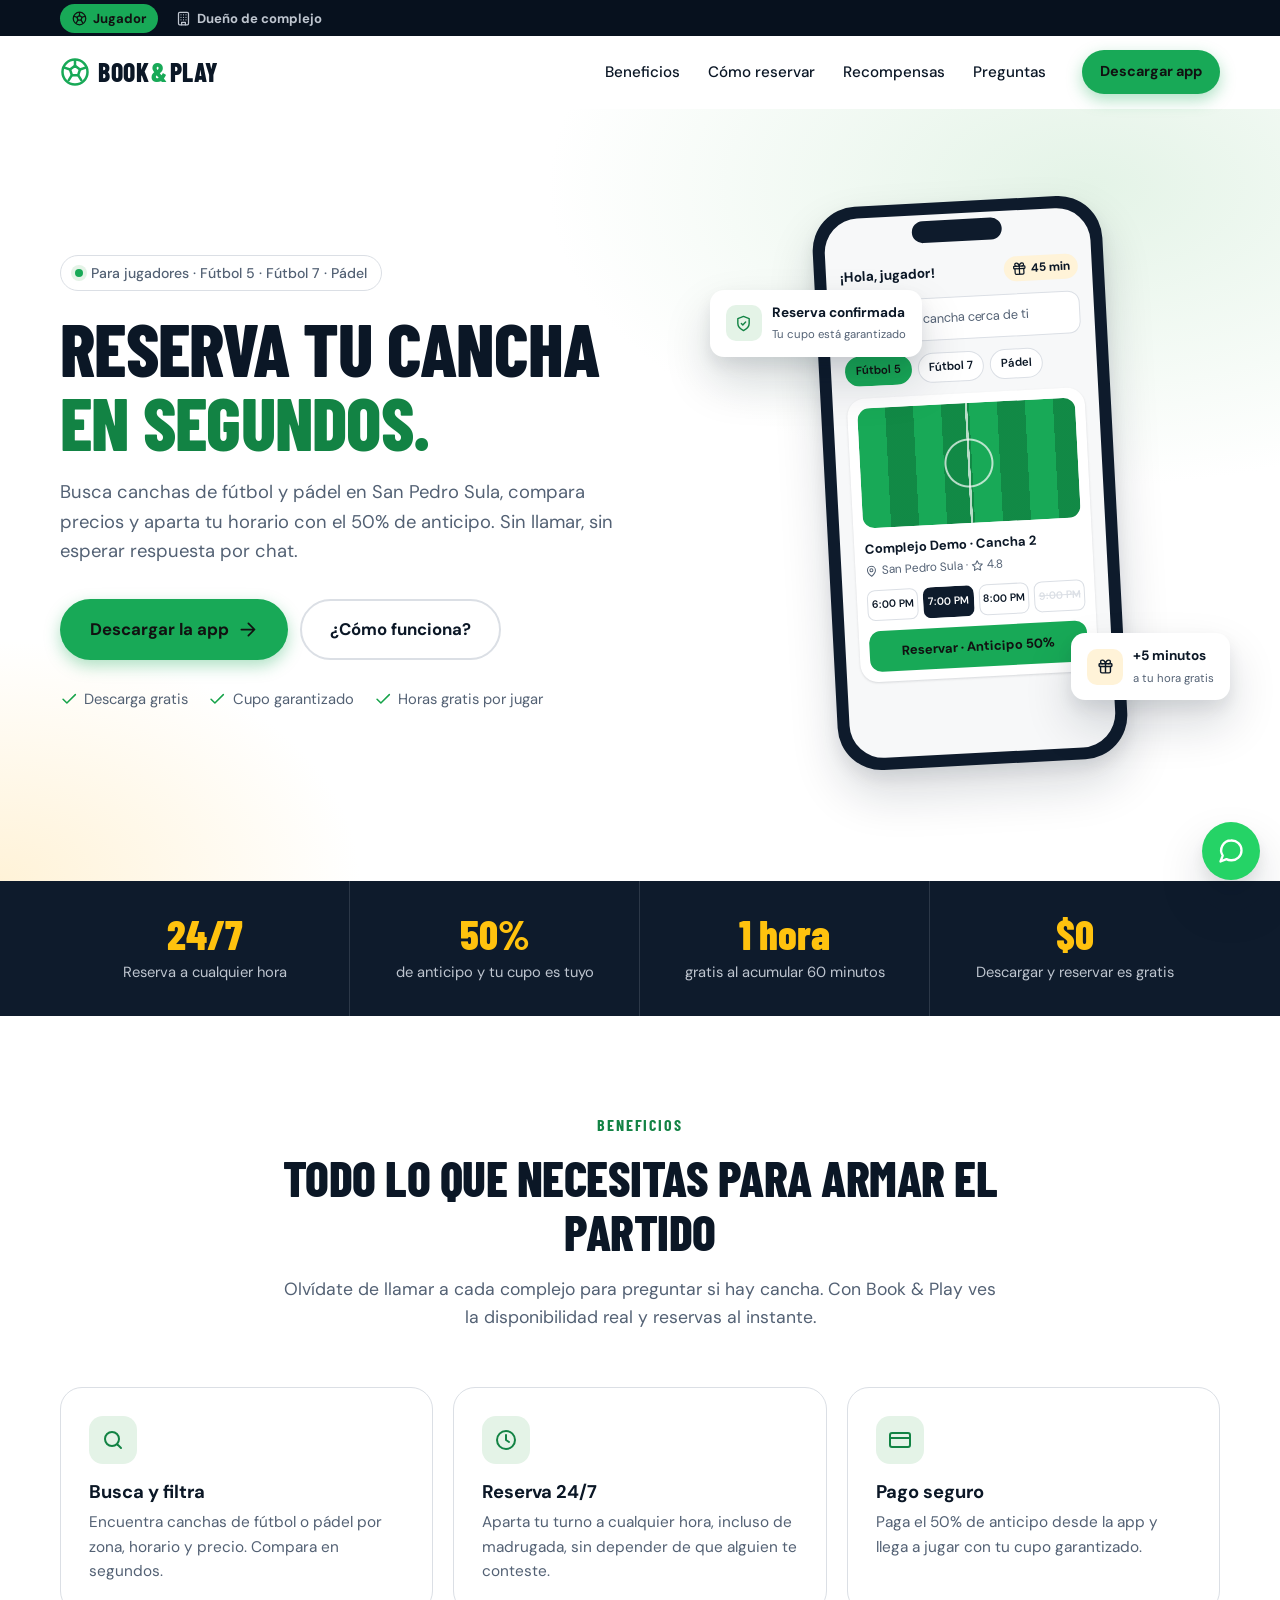
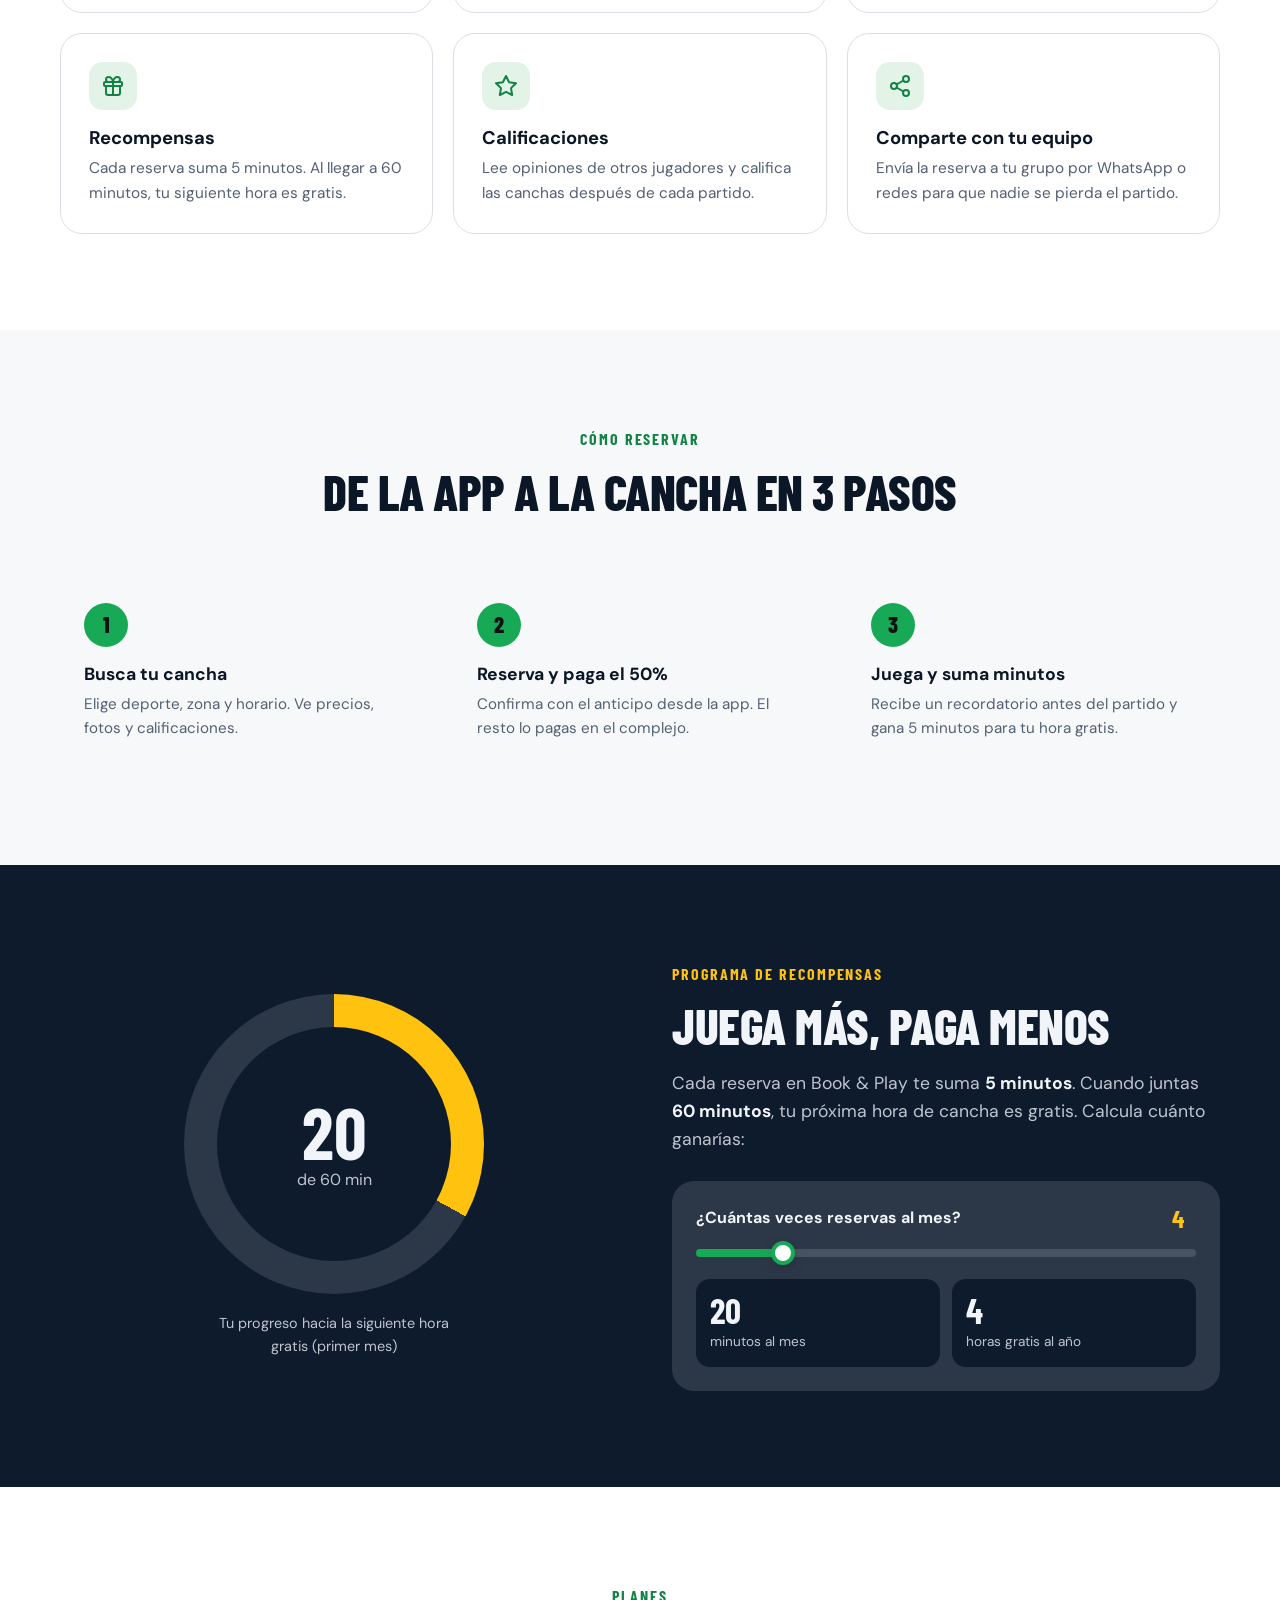
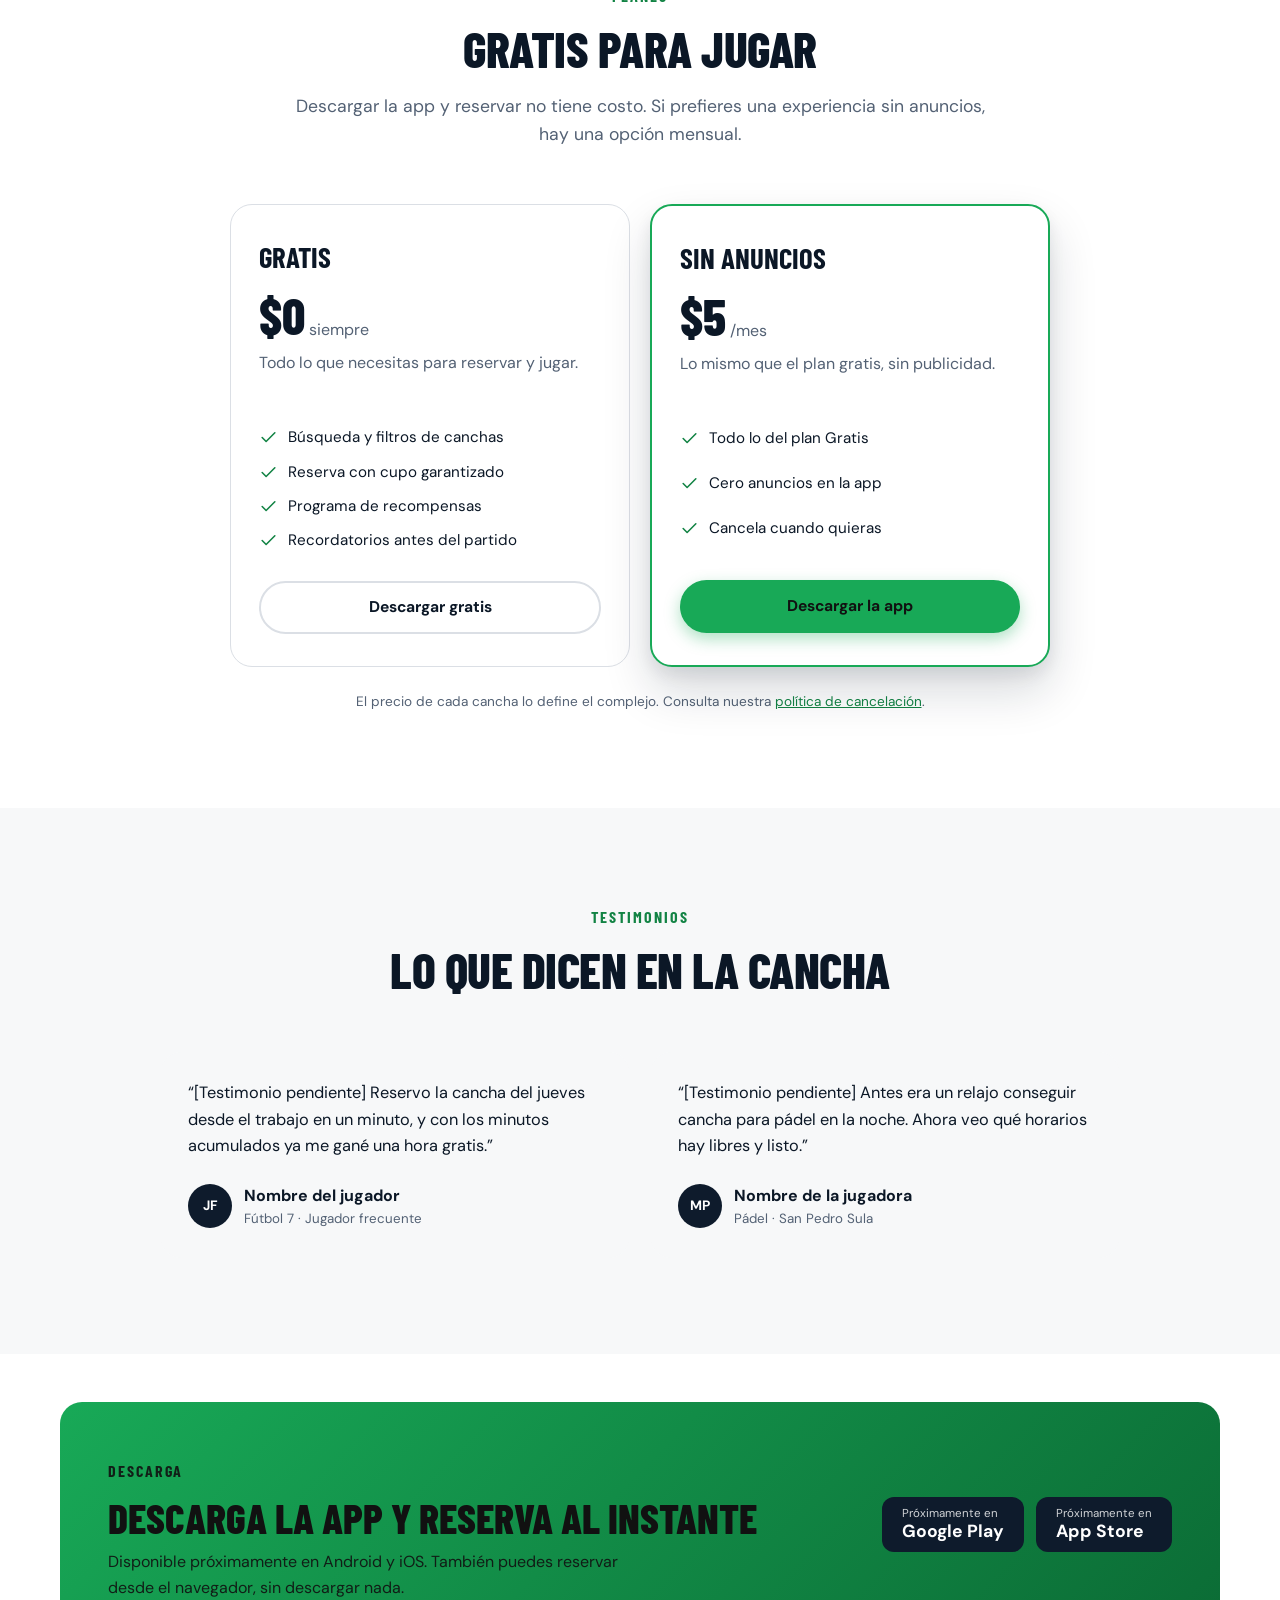
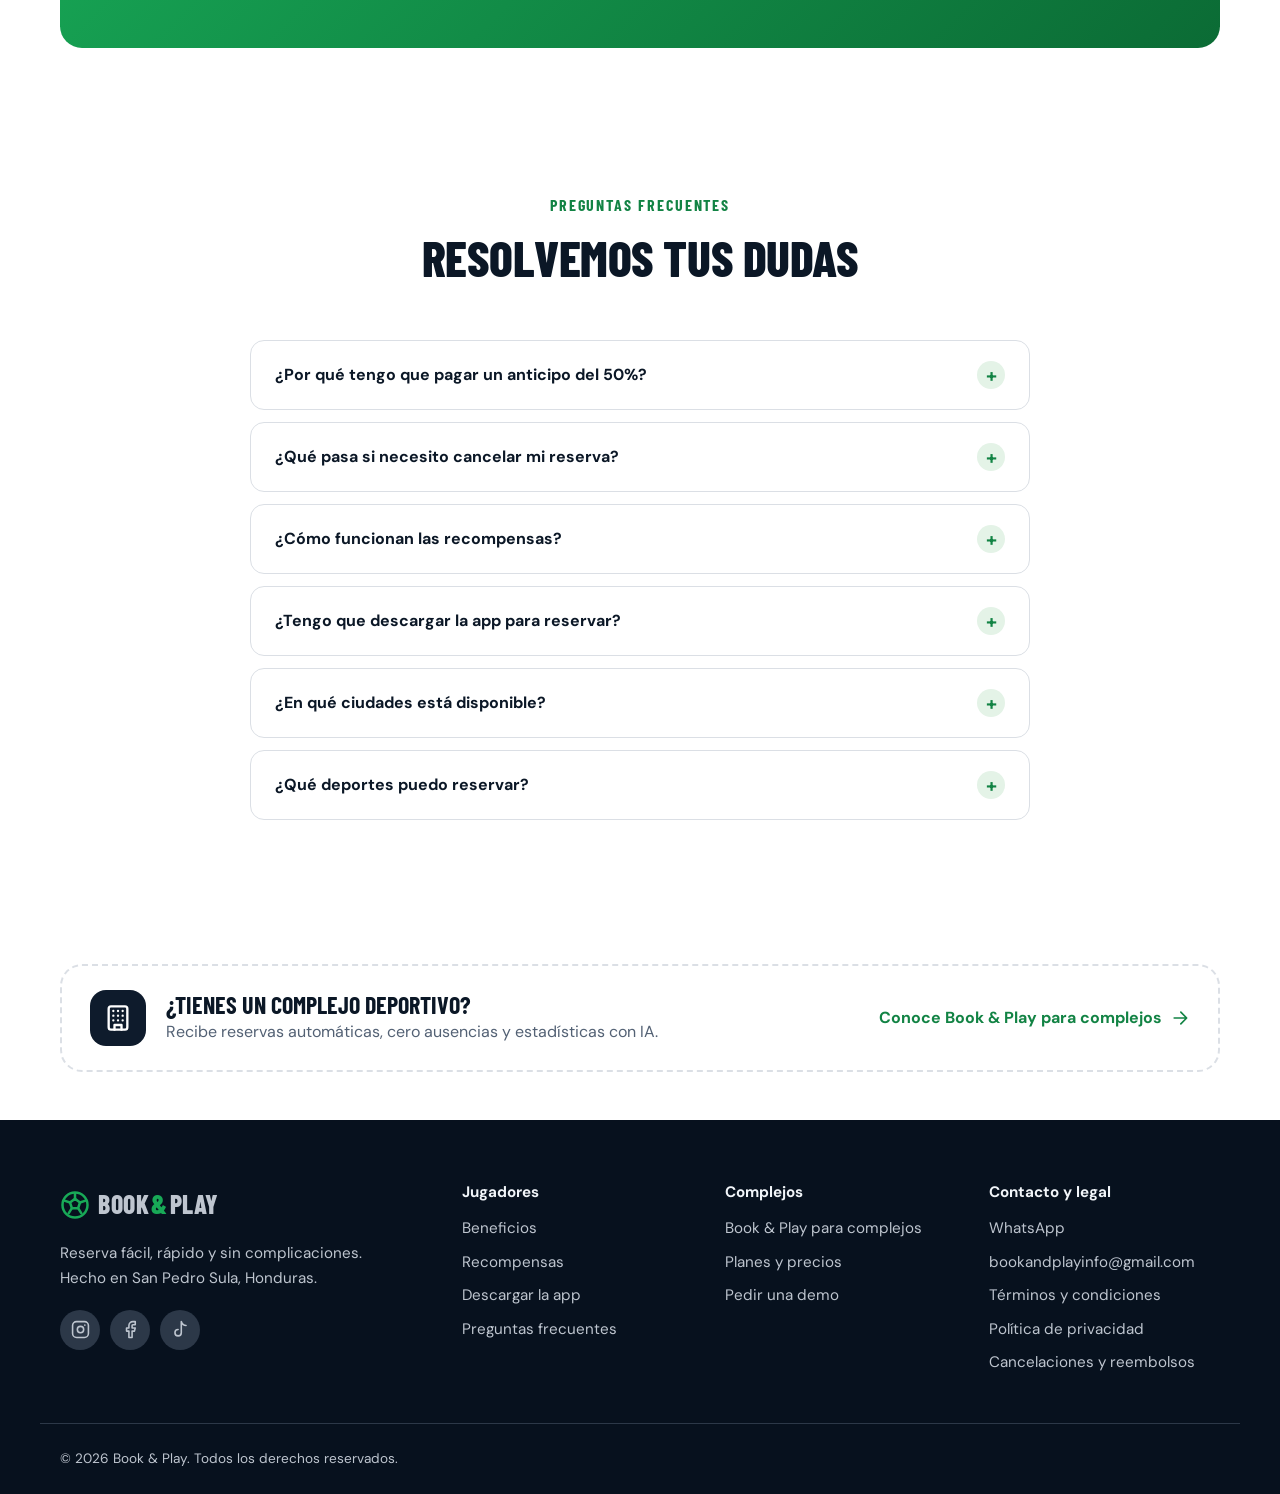
<file: index.html>
<!doctype html>
<html lang="es">
<head>
  <meta charset="utf-8">
  <meta name="viewport" content="width=device-width, initial-scale=1">
  <title>Book &amp; Play — Reserva canchas de fútbol y pádel en segundos</title>
  <meta name="description" content="Reserva canchas de fútbol y pádel en San Pedro Sula desde la app o la web. Cupo garantizado con el 50% de anticipo y horas gratis con el programa de recompensas.">

  <!-- Open Graph (vista previa al compartir en WhatsApp / redes) -->
  <meta property="og:title" content="Book &amp; Play — Reserva fácil, rápido y sin complicaciones">
  <meta property="og:description" content="Busca, compara y reserva canchas de fútbol y pádel en segundos. Cada reserva suma minutos para horas gratis.">
  <meta property="og:type" content="website">

  <link rel="icon" href="assets/favicon.svg" type="image/svg+xml">

  <link rel="preconnect" href="https://fonts.googleapis.com">
  <link rel="preconnect" href="https://fonts.gstatic.com" crossorigin>
  <link href="https://fonts.googleapis.com/css2?family=Barlow+Condensed:wght@600;700;800&family=DM+Sans:opsz,wght@9..40,400;9..40,500;9..40,700&display=swap" rel="stylesheet">

  <!-- 1) Colores y variables  2) Estilos del sitio -->
  <link rel="stylesheet" href="css/theme.css">
  <link rel="stylesheet" href="css/styles.css">
  <script src="js/theme.js"></script>
</head>
<body data-audience="jugadores">
  <!-- ===== Íconos (sprite SVG reutilizable: <svg><use href="#i-nombre"/></svg>) =====
       Si agregás un ícono, agregalo también en complejos.html -->
  <svg width="0" height="0" style="position:absolute" aria-hidden="true">
    <defs>
      <symbol id="i-search" viewBox="0 0 24 24"><circle cx="11" cy="11" r="7"/><path d="m20 20-3.5-3.5"/></symbol>
      <symbol id="i-calendar" viewBox="0 0 24 24"><rect x="3" y="4" width="18" height="18" rx="2"/><path d="M16 2v4M8 2v4M3 10h18"/></symbol>
      <symbol id="i-shield" viewBox="0 0 24 24"><path d="M12 22s8-4 8-10V5l-8-3-8 3v7c0 6 8 10 8 10z"/><path d="m9 12 2 2 4-4"/></symbol>
      <symbol id="i-gift" viewBox="0 0 24 24"><rect x="3" y="8" width="18" height="4" rx="1"/><path d="M12 8v13M19 12v7a2 2 0 0 1-2 2H7a2 2 0 0 1-2-2v-7"/><path d="M7.5 8a2.5 2.5 0 0 1 0-5C11 3 12 8 12 8s1-5 4.5-5a2.5 2.5 0 0 1 0 5"/></symbol>
      <symbol id="i-chart" viewBox="0 0 24 24"><path d="M3 3v18h18"/><path d="M7 16v-5M12 16V8M17 16v-8"/></symbol>
      <symbol id="i-bell" viewBox="0 0 24 24"><path d="M6 8a6 6 0 0 1 12 0c0 7 3 9 3 9H3s3-2 3-9"/><path d="M10.3 21a1.94 1.94 0 0 0 3.4 0"/></symbol>
      <symbol id="i-star" viewBox="0 0 24 24"><path d="m12 2 3.09 6.26L22 9.27l-5 4.87 1.18 6.88L12 17.77l-6.18 3.25L7 14.14 2 9.27l6.91-1.01z"/></symbol>
      <symbol id="i-share" viewBox="0 0 24 24"><circle cx="18" cy="5" r="3"/><circle cx="6" cy="12" r="3"/><circle cx="18" cy="19" r="3"/><path d="m8.6 13.5 6.8 4M15.4 6.5l-6.8 4"/></symbol>
      <symbol id="i-qr" viewBox="0 0 24 24"><rect x="3" y="3" width="7" height="7" rx="1"/><rect x="14" y="3" width="7" height="7" rx="1"/><rect x="3" y="14" width="7" height="7" rx="1"/><path d="M14 14h3v3h-3zM20 14v.01M14 20h.01M17 20h4v-3"/></symbol>
      <symbol id="i-sparkles" viewBox="0 0 24 24"><path d="M12 3l1.9 5.1L19 10l-5.1 1.9L12 17l-1.9-5.1L5 10l5.1-1.9z"/><path d="M19 15l.9 2.1L22 18l-2.1.9L19 21l-.9-2.1L16 18l2.1-.9z"/></symbol>
      <symbol id="i-clock" viewBox="0 0 24 24"><circle cx="12" cy="12" r="9"/><path d="M12 7v5l3 2"/></symbol>
      <symbol id="i-trophy" viewBox="0 0 24 24"><path d="M8 21h8M12 17v4M7 4h10v5a5 5 0 0 1-10 0z"/><path d="M17 5h3v2a3 3 0 0 1-3 3M7 5H4v2a3 3 0 0 0 3 3"/></symbol>
      <symbol id="i-check" viewBox="0 0 24 24"><path d="M20 6 9 17l-5-5"/></symbol>
      <symbol id="i-x" viewBox="0 0 24 24"><path d="M18 6 6 18M6 6l12 12"/></symbol>
      <symbol id="i-users" viewBox="0 0 24 24"><path d="M16 21v-2a4 4 0 0 0-4-4H6a4 4 0 0 0-4 4v2"/><circle cx="9" cy="7" r="4"/><path d="M22 21v-2a4 4 0 0 0-3-3.87M16 3.13a4 4 0 0 1 0 7.75"/></symbol>
      <symbol id="i-chat" viewBox="0 0 24 24"><path d="M21 11.5a8.4 8.4 0 0 1-9 8.4 8.6 8.6 0 0 1-3.9-.9L3 21l1.9-5.1A8.4 8.4 0 0 1 12 3a8.4 8.4 0 0 1 9 8.5z"/></symbol>
      <symbol id="i-card" viewBox="0 0 24 24"><rect x="2" y="5" width="20" height="14" rx="2"/><path d="M2 10h20"/></symbol>
      <symbol id="i-pin" viewBox="0 0 24 24"><path d="M20 10c0 6-8 12-8 12s-8-6-8-12a8 8 0 0 1 16 0z"/><circle cx="12" cy="10" r="3"/></symbol>
      <symbol id="i-mail" viewBox="0 0 24 24"><rect x="2" y="4" width="20" height="16" rx="2"/><path d="m22 7-10 6L2 7"/></symbol>
      <symbol id="i-arrow" viewBox="0 0 24 24"><path d="M5 12h14M13 5l7 7-7 7"/></symbol>
      <symbol id="i-menu" viewBox="0 0 24 24"><path d="M4 6h16M4 12h16M4 18h16"/></symbol>
      <symbol id="i-building" viewBox="0 0 24 24"><rect x="4" y="2" width="16" height="20" rx="2"/><path d="M9 22v-4h6v4M8 6h.01M16 6h.01M12 6h.01M12 10h.01M12 14h.01M16 10h.01M16 14h.01M8 10h.01M8 14h.01"/></symbol>
      <symbol id="i-instagram" viewBox="0 0 24 24"><rect x="2" y="2" width="20" height="20" rx="5"/><circle cx="12" cy="12" r="4"/><path d="M17.5 6.5h.01"/></symbol>
      <symbol id="i-facebook" viewBox="0 0 24 24"><path d="M18 2h-3a5 5 0 0 0-5 5v3H7v4h3v8h4v-8h3l1-4h-4V7a1 1 0 0 1 1-1h3z"/></symbol>
      <symbol id="i-tiktok" viewBox="0 0 24 24"><path d="M9 12a4 4 0 1 0 4 4V2c1 3 3 5 6 5"/></symbol>
      <symbol id="i-ball" viewBox="0 0 24 24"><circle cx="12" cy="12" r="10"/><path d="m12 7 4 3-1.5 4.5h-5L8 10z"/><path d="M12 7V2.5M16 10l4.5-1.5M14.5 14.5l2.5 4M9.5 14.5 7 18.5M8 10 3.5 8.5"/></symbol>
    </defs>
  </svg>

  <a class="skip-link" href="#contenido">Saltar al contenido</a>

  <!-- ===================== HEADER (con selector de público) ===================== -->
  <header class="site-header" data-header>
    <nav class="audience-bar" aria-label="Elige tu perfil">
      <div class="container audience-bar__inner">
        <a class="audience-bar__link" href="index.html" aria-current="page"><svg><use href="#i-ball"/></svg> Jugador</a>
        <a class="audience-bar__link" href="complejos.html"><svg><use href="#i-building"/></svg> Dueño de complejo</a>
      </div>
    </nav>
    <div class="container site-header__inner">
      <a class="logo" href="index.html" aria-label="Book & Play, inicio">
        <svg class="logo__mark"><use href="#i-ball"/></svg>
        <span class="logo__text">Book<span class="logo__amp">&amp;</span>Play</span>
      </a>

      <nav class="nav" id="nav" aria-label="Principal">
        <ul class="nav__list">
          <li><a href="#funcionalidades">Beneficios</a></li>
          <li><a href="#como-reservar">Cómo reservar</a></li>
          <li><a href="#recompensas">Recompensas</a></li>
          <li><a href="#preguntas">Preguntas</a></li>
        </ul>
        <div class="nav__cta">
          <a class="btn btn--primary btn--sm" href="#app">Descargar app</a>
        </div>
      </nav>

      <button class="nav-toggle" type="button" aria-controls="nav" aria-expanded="false" aria-label="Abrir menú" data-nav-toggle>
        <svg><use href="#i-menu"/></svg>
      </button>
    </div>
  </header>

  <main id="contenido">
    <!-- ===================== HERO (jugadores) ===================== -->
    <section class="hero" id="inicio">
      <div class="container hero__grid">
        <div class="hero__copy">
          <p class="pill"><span class="pill__dot"></span> Para jugadores · Fútbol 5 · Fútbol 7 · Pádel</p>
          <h1 class="hero__title">Reserva tu cancha <span class="hl">en segundos.</span></h1>
          <p class="hero__lead">Busca canchas de fútbol y pádel en San Pedro Sula, compara precios y aparta tu horario con el 50% de anticipo. Sin llamar, sin esperar respuesta por chat.</p>
          <div class="hero__ctas">
            <a class="btn btn--primary btn--lg" href="#app">Descargar la app <svg><use href="#i-arrow"/></svg></a>
            <a class="btn btn--outline btn--lg" href="#como-reservar">¿Cómo funciona?</a>
          </div>
          <ul class="hero__trust">
            <li><svg><use href="#i-check"/></svg> Descarga gratis</li>
            <li><svg><use href="#i-check"/></svg> Cupo garantizado</li>
            <li><svg><use href="#i-check"/></svg> Horas gratis por jugar</li>
          </ul>
        </div>

        <!-- Mockup de la app hecho en HTML/CSS (reemplazable por captura real) -->
        <div class="hero__visual" aria-hidden="true">
          <div class="phone">
            <div class="phone__notch"></div>
            <div class="phone__screen">
              <div class="app-top">
                <span class="app-top__hello">¡Hola, jugador!</span>
                <span class="app-top__mins"><svg><use href="#i-gift"/></svg> 45 min</span>
              </div>
              <div class="app-search"><svg><use href="#i-search"/></svg> Buscar cancha cerca de ti</div>
              <div class="app-chips">
                <span class="is-active">Fútbol 5</span><span>Fútbol 7</span><span>Pádel</span>
              </div>
              <div class="app-court">
                <div class="app-court__img"></div>
                <div class="app-court__info">
                  <strong>Complejo Demo · Cancha 2</strong>
                  <span><svg><use href="#i-pin"/></svg> San Pedro Sula · <svg><use href="#i-star"/></svg> 4.8</span>
                </div>
                <div class="app-slots">
                  <span>6:00 PM</span><span class="is-selected">7:00 PM</span><span>8:00 PM</span><span class="is-taken">9:00 PM</span>
                </div>
                <div class="app-pay">Reservar · Anticipo 50%</div>
              </div>
            </div>
          </div>
          <div class="float-card float-card--a">
            <span class="float-card__icon"><svg><use href="#i-shield"/></svg></span>
            <div><strong>Reserva confirmada</strong><small>Tu cupo está garantizado</small></div>
          </div>
          <div class="float-card float-card--b">
            <span class="float-card__icon float-card__icon--accent"><svg><use href="#i-gift"/></svg></span>
            <div><strong>+5 minutos</strong><small>a tu hora gratis</small></div>
          </div>
        </div>
      </div>
    </section>

    <!-- ===================== DATOS CLAVE ===================== -->
    <section class="facts" aria-label="Datos clave">
      <div class="container facts__grid">
        <div class="fact"><strong>24/7</strong><span>Reserva a cualquier hora</span></div>
        <div class="fact"><strong>50%</strong><span>de anticipo y tu cupo es tuyo</span></div>
        <div class="fact"><strong>1 hora</strong><span>gratis al acumular 60 minutos</span></div>
        <div class="fact"><strong>$0</strong><span>Descargar y reservar es gratis</span></div>
      </div>
    </section>

    <!-- ===================== BENEFICIOS ===================== -->
    <section class="section" id="funcionalidades">
      <div class="container">
        <header class="section__head">
          <p class="eyebrow">Beneficios</p>
          <h2 class="section__title">Todo lo que necesitas para armar el partido</h2>
          <p class="section__lead">Olvídate de llamar a cada complejo para preguntar si hay cancha. Con Book &amp; Play ves la disponibilidad real y reservas al instante.</p>
        </header>
        <div class="cards">
          <article class="card reveal">
            <span class="card__icon"><svg><use href="#i-search"/></svg></span>
            <h3>Busca y filtra</h3>
            <p>Encuentra canchas de fútbol o pádel por zona, horario y precio. Compara en segundos.</p>
          </article>
          <article class="card reveal">
            <span class="card__icon"><svg><use href="#i-clock"/></svg></span>
            <h3>Reserva 24/7</h3>
            <p>Aparta tu turno a cualquier hora, incluso de madrugada, sin depender de que alguien te conteste.</p>
          </article>
          <article class="card reveal">
            <span class="card__icon"><svg><use href="#i-card"/></svg></span>
            <h3>Pago seguro</h3>
            <p>Paga el 50% de anticipo desde la app y llega a jugar con tu cupo garantizado.</p>
          </article>
          <article class="card reveal">
            <span class="card__icon"><svg><use href="#i-gift"/></svg></span>
            <h3>Recompensas</h3>
            <p>Cada reserva suma 5 minutos. Al llegar a 60 minutos, tu siguiente hora es gratis.</p>
          </article>
          <article class="card reveal">
            <span class="card__icon"><svg><use href="#i-star"/></svg></span>
            <h3>Calificaciones</h3>
            <p>Lee opiniones de otros jugadores y califica las canchas después de cada partido.</p>
          </article>
          <article class="card reveal">
            <span class="card__icon"><svg><use href="#i-share"/></svg></span>
            <h3>Comparte con tu equipo</h3>
            <p>Envía la reserva a tu grupo por WhatsApp o redes para que nadie se pierda el partido.</p>
          </article>
        </div>
      </div>
    </section>

    <!-- ===================== CÓMO RESERVAR ===================== -->
    <section class="section section--alt" id="como-reservar">
      <div class="container">
        <header class="section__head">
          <p class="eyebrow">Cómo reservar</p>
          <h2 class="section__title">De la app a la cancha en 3 pasos</h2>
        </header>
        <ol class="steps steps--3">
          <li class="step reveal">
            <span class="step__num">1</span>
            <h3>Busca tu cancha</h3>
            <p>Elige deporte, zona y horario. Ve precios, fotos y calificaciones.</p>
          </li>
          <li class="step reveal">
            <span class="step__num">2</span>
            <h3>Reserva y paga el 50%</h3>
            <p>Confirma con el anticipo desde la app. El resto lo pagas en el complejo.</p>
          </li>
          <li class="step reveal">
            <span class="step__num">3</span>
            <h3>Juega y suma minutos</h3>
            <p>Recibe un recordatorio antes del partido y gana 5 minutos para tu hora gratis.</p>
          </li>
        </ol>
      </div>
    </section>

    <!-- ===================== RECOMPENSAS (interactivo) ===================== -->
    <section class="section section--dark" id="recompensas">
      <div class="container split split--reverse">
        <div class="split__copy">
          <p class="eyebrow eyebrow--on-dark">Programa de recompensas</p>
          <h2 class="section__title">Juega más, paga menos</h2>
          <p class="section__lead">Cada reserva en Book &amp; Play te suma <strong>5 minutos</strong>. Cuando juntas <strong>60 minutos</strong>, tu próxima hora de cancha es gratis. Calcula cuánto ganarías:</p>

          <div class="calc" data-rewards>
            <label class="calc__label" for="reservas-mes">¿Cuántas veces reservas al mes? <output id="reservas-out" data-out="reservas">4</output></label>
            <input class="calc__range" type="range" id="reservas-mes" min="1" max="20" value="4" data-input="reservas">
            <div class="calc__results">
              <div><strong data-out="minutos">20</strong><span>minutos al mes</span></div>
              <div><strong data-out="horas">4</strong><span>horas gratis al año</span></div>
            </div>
          </div>
        </div>

        <div class="rewards-visual" aria-hidden="true">
          <div class="ring" data-ring style="--p:33">
            <div class="ring__inner">
              <strong data-out="ring-min">20</strong>
              <span>de 60 min</span>
            </div>
          </div>
          <p class="rewards-visual__caption">Tu progreso hacia la siguiente hora gratis (primer mes)</p>
        </div>
      </div>
    </section>

    <!-- ===================== PLANES JUGADOR ===================== -->
    <section class="section" id="planes">
      <div class="container">
        <header class="section__head">
          <p class="eyebrow">Planes</p>
          <h2 class="section__title">Gratis para jugar</h2>
          <p class="section__lead">Descargar la app y reservar no tiene costo. Si prefieres una experiencia sin anuncios, hay una opción mensual.</p>
        </header>
        <div class="pricing pricing--two">
          <article class="plan reveal">
            <h3 class="plan__name">Gratis</h3>
            <p class="plan__price"><span class="plan__amount">$0</span><span class="plan__period">siempre</span></p>
            <p class="plan__desc">Todo lo que necesitas para reservar y jugar.</p>
            <ul class="plan__list">
              <li><svg><use href="#i-check"/></svg> Búsqueda y filtros de canchas</li>
              <li><svg><use href="#i-check"/></svg> Reserva con cupo garantizado</li>
              <li><svg><use href="#i-check"/></svg> Programa de recompensas</li>
              <li><svg><use href="#i-check"/></svg> Recordatorios antes del partido</li>
            </ul>
            <a class="btn btn--outline btn--block" href="#app">Descargar gratis</a>
          </article>
          <article class="plan plan--featured reveal">
            <h3 class="plan__name">Sin anuncios</h3>
            <p class="plan__price"><span class="plan__amount">$5</span><span class="plan__period">/mes</span></p>
            <p class="plan__desc">Lo mismo que el plan gratis, sin publicidad.</p>
            <ul class="plan__list">
              <li><svg><use href="#i-check"/></svg> Todo lo del plan Gratis</li>
              <li><svg><use href="#i-check"/></svg> Cero anuncios en la app</li>
              <li><svg><use href="#i-check"/></svg> Cancela cuando quieras</li>
            </ul>
            <a class="btn btn--primary btn--block" href="#app">Descargar la app</a>
          </article>
        </div>
        <p class="fine-print">El precio de cada cancha lo define el complejo. Consulta nuestra <a href="legal.html#cancelacion">política de cancelación</a>.</p>
      </div>
    </section>

    <!-- ===================== TESTIMONIOS ===================== -->
    <!-- IMPORTANTE: estos testimonios son PLANTILLAS. Reemplazarlos por testimonios reales
         (con permiso) de jugadores del piloto antes de difundir el sitio. -->
    <section class="section section--alt" id="testimonios">
      <div class="container">
        <header class="section__head">
          <p class="eyebrow">Testimonios</p>
          <h2 class="section__title">Lo que dicen en la cancha</h2>
        </header>
        <div class="quotes">
          <figure class="quote reveal">
            <blockquote>“[Testimonio pendiente] Reservo la cancha del jueves desde el trabajo en un minuto, y con los minutos acumulados ya me gané una hora gratis.”</blockquote>
            <figcaption><span class="avatar">JF</span><span><strong>Nombre del jugador</strong><small>Fútbol 7 · Jugador frecuente</small></span></figcaption>
          </figure>
          <figure class="quote reveal">
            <blockquote>“[Testimonio pendiente] Antes era un relajo conseguir cancha para pádel en la noche. Ahora veo qué horarios hay libres y listo.”</blockquote>
            <figcaption><span class="avatar">MP</span><span><strong>Nombre de la jugadora</strong><small>Pádel · San Pedro Sula</small></span></figcaption>
          </figure>
        </div>
      </div>
    </section>

    <!-- ===================== APP ===================== -->
    <section class="section section--tight" id="app">
      <div class="container">
        <div class="app-banner reveal">
          <div>
            <p class="eyebrow eyebrow--on-primary">Descarga</p>
            <h2>Descarga la app y reserva al instante</h2>
            <p>Disponible próximamente en Android y iOS. También puedes reservar desde el navegador, sin descargar nada.</p>
          </div>
          <div class="store-badges">
            <!-- TODO: reemplazar href por los enlaces reales de las tiendas -->
            <a class="store-badge" href="#" aria-disabled="true"><small>Próximamente en</small><strong>Google Play</strong></a>
            <a class="store-badge" href="#" aria-disabled="true"><small>Próximamente en</small><strong>App Store</strong></a>
          </div>
        </div>
      </div>
    </section>

    <!-- ===================== FAQ ===================== -->
    <section class="section" id="preguntas">
      <div class="container container--narrow">
        <header class="section__head">
          <p class="eyebrow">Preguntas frecuentes</p>
          <h2 class="section__title">Resolvemos tus dudas</h2>
        </header>
        <div class="faq">
          <details class="faq__item">
            <summary>¿Por qué tengo que pagar un anticipo del 50%?</summary>
            <p>El anticipo confirma tu reserva y te garantiza el cupo: nadie más puede apartar ese horario. El 50% restante lo pagas directamente en el complejo.</p>
          </details>
          <details class="faq__item">
            <summary>¿Qué pasa si necesito cancelar mi reserva?</summary>
            <p>Puedes cancelar desde la app. El reembolso del anticipo depende de la anticipación con la que canceles, según nuestra <a href="legal.html#cancelacion">política de cancelación</a>.</p>
          </details>
          <details class="faq__item">
            <summary>¿Cómo funcionan las recompensas?</summary>
            <p>Cada reserva completada te suma 5 minutos. Cuando acumulas 60 minutos, puedes canjearlos por una hora gratis en los complejos participantes.</p>
          </details>
          <details class="faq__item">
            <summary>¿Tengo que descargar la app para reservar?</summary>
            <p>No es obligatorio. Puedes reservar desde el navegador de tu teléfono o computadora. La app te da notificaciones y una experiencia más rápida.</p>
          </details>
          <details class="faq__item">
            <summary>¿En qué ciudades está disponible?</summary>
            <p>Arrancamos en San Pedro Sula y su zona metropolitana (Choloma, Villanueva, La Lima y El Progreso). Luego llegaremos a Tegucigalpa y otras ciudades del país.</p>
          </details>
          <details class="faq__item">
            <summary>¿Qué deportes puedo reservar?</summary>
            <p>Por ahora fútbol (5 y 7) y pádel. Estamos evaluando sumar más deportes.</p>
          </details>
        </div>
      </div>
    </section>

    <!-- ===================== CRUCE AL OTRO PÚBLICO ===================== -->
    <section class="section section--tight">
      <div class="container">
        <a class="cross-banner reveal" href="complejos.html">
          <span class="cross-banner__icon"><svg><use href="#i-building"/></svg></span>
          <span class="cross-banner__text">
            <strong>¿Tienes un complejo deportivo?</strong>
            <span>Recibe reservas automáticas, cero ausencias y estadísticas con IA.</span>
          </span>
          <span class="cross-banner__cta">Conoce Book &amp; Play para complejos <svg><use href="#i-arrow"/></svg></span>
        </a>
      </div>
    </section>
  </main>

  <!-- ===================== FOOTER ===================== -->
  <footer class="site-footer">
    <div class="container site-footer__grid">
      <div class="site-footer__brand">
        <a class="logo logo--light" href="index.html">
          <svg class="logo__mark"><use href="#i-ball"/></svg>
          <span class="logo__text">Book<span class="logo__amp">&amp;</span>Play</span>
        </a>
        <p>Reserva fácil, rápido y sin complicaciones. Hecho en San Pedro Sula, Honduras.</p>
        <div class="socials">
          <!-- TODO: enlaces reales de redes -->
          <a href="#" aria-label="Instagram"><svg><use href="#i-instagram"/></svg></a>
          <a href="#" aria-label="Facebook"><svg><use href="#i-facebook"/></svg></a>
          <a href="#" aria-label="TikTok"><svg><use href="#i-tiktok"/></svg></a>
        </div>
      </div>
      <div>
        <h4>Jugadores</h4>
        <ul>
          <li><a href="index.html#funcionalidades">Beneficios</a></li>
          <li><a href="index.html#recompensas">Recompensas</a></li>
          <li><a href="index.html#app">Descargar la app</a></li>
          <li><a href="index.html#preguntas">Preguntas frecuentes</a></li>
        </ul>
      </div>
      <div>
        <h4>Complejos</h4>
        <ul>
          <li><a href="complejos.html">Book &amp; Play para complejos</a></li>
          <li><a href="complejos.html#precios">Planes y precios</a></li>
          <li><a href="complejos.html#contacto">Pedir una demo</a></li>
        </ul>
      </div>
      <div>
        <h4>Contacto y legal</h4>
        <ul>
          <li><a href="#" data-wa-link>WhatsApp</a></li>
          <li><a href="#" data-email-link><span data-email-text>Correo</span></a></li>
          <li><a href="legal.html#terminos">Términos y condiciones</a></li>
          <li><a href="legal.html#privacidad">Política de privacidad</a></li>
          <li><a href="legal.html#cancelacion">Cancelaciones y reembolsos</a></li>
        </ul>
      </div>
    </div>
    <div class="container site-footer__bottom">
      <p>© <span data-year>2026</span> Book &amp; Play. Todos los derechos reservados.</p>
    </div>
  </footer>

  <!-- Botón flotante de WhatsApp -->
  <a class="wa-float" href="#" data-wa-link aria-label="Escríbenos por WhatsApp">
    <svg><use href="#i-chat"/></svg>
  </a>

  <script src="js/config.js"></script>
  <script src="js/main.js"></script>
</body>
</html>
</file>
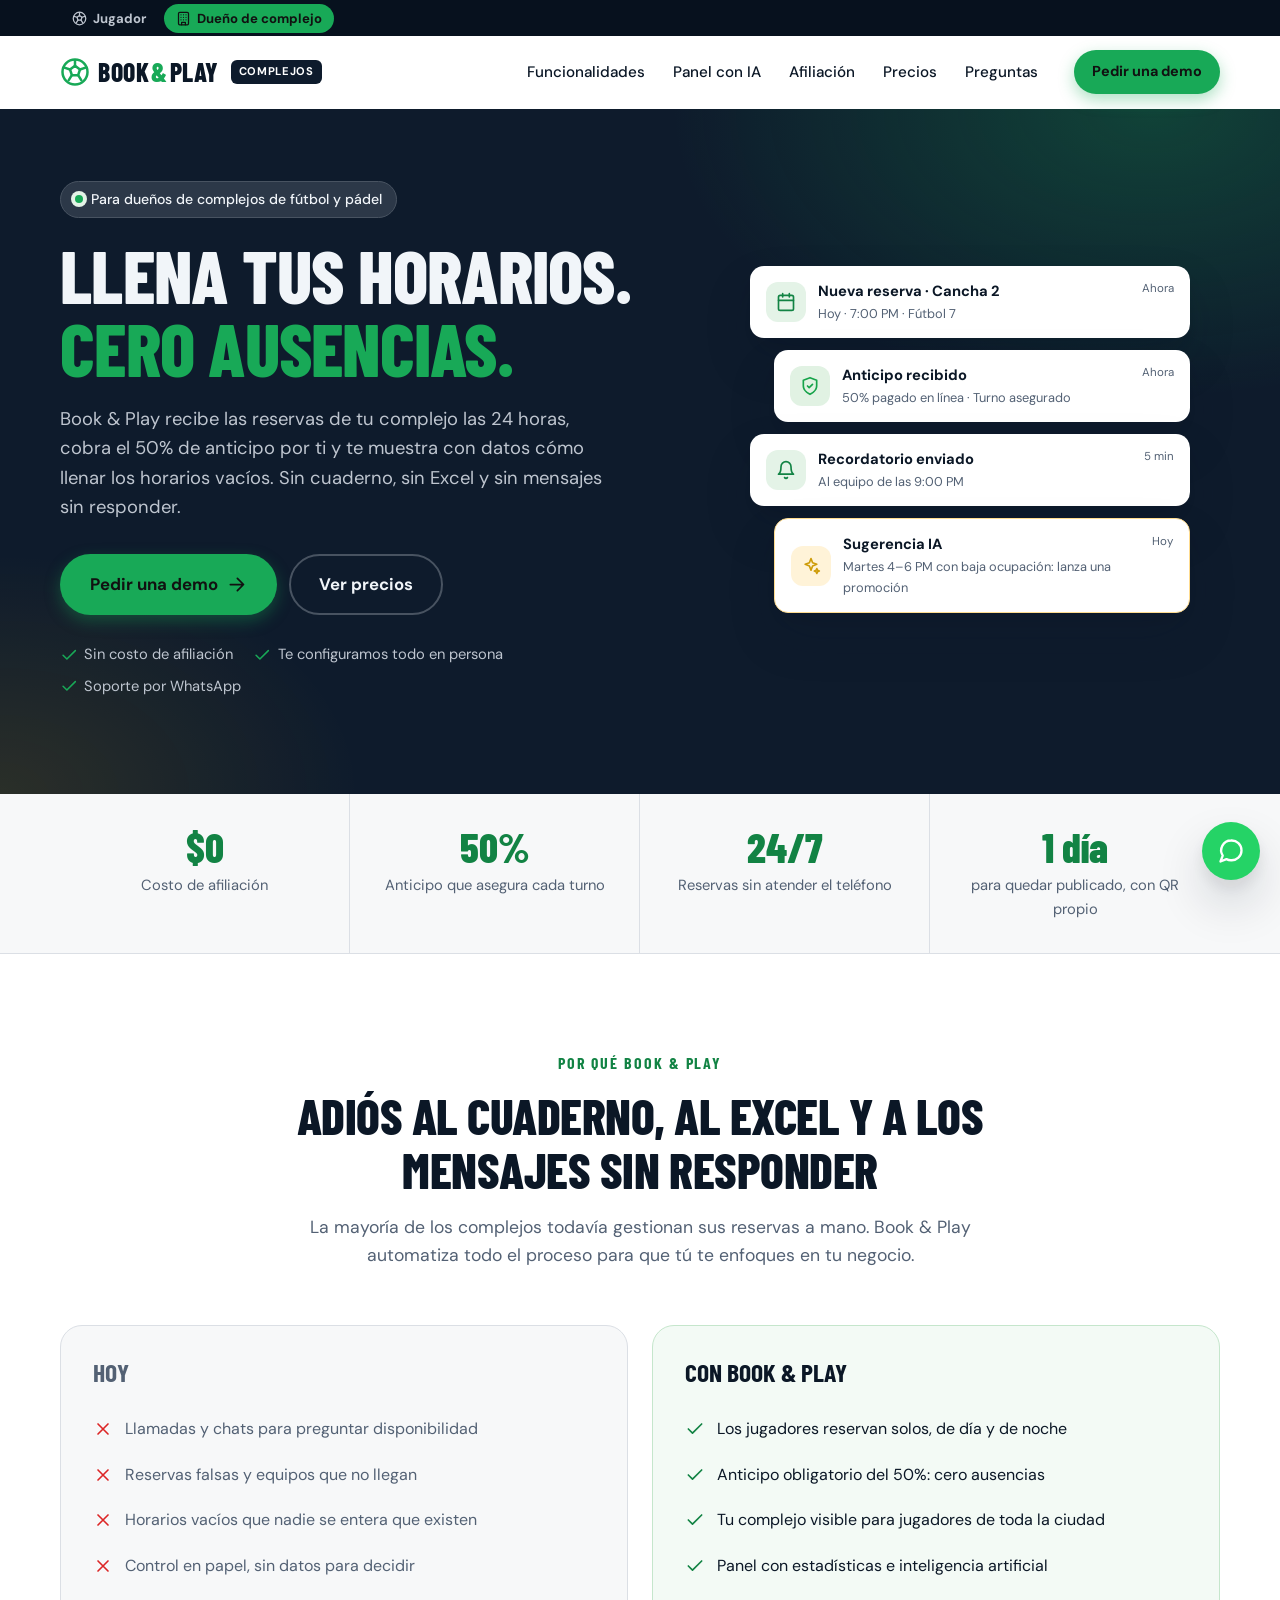
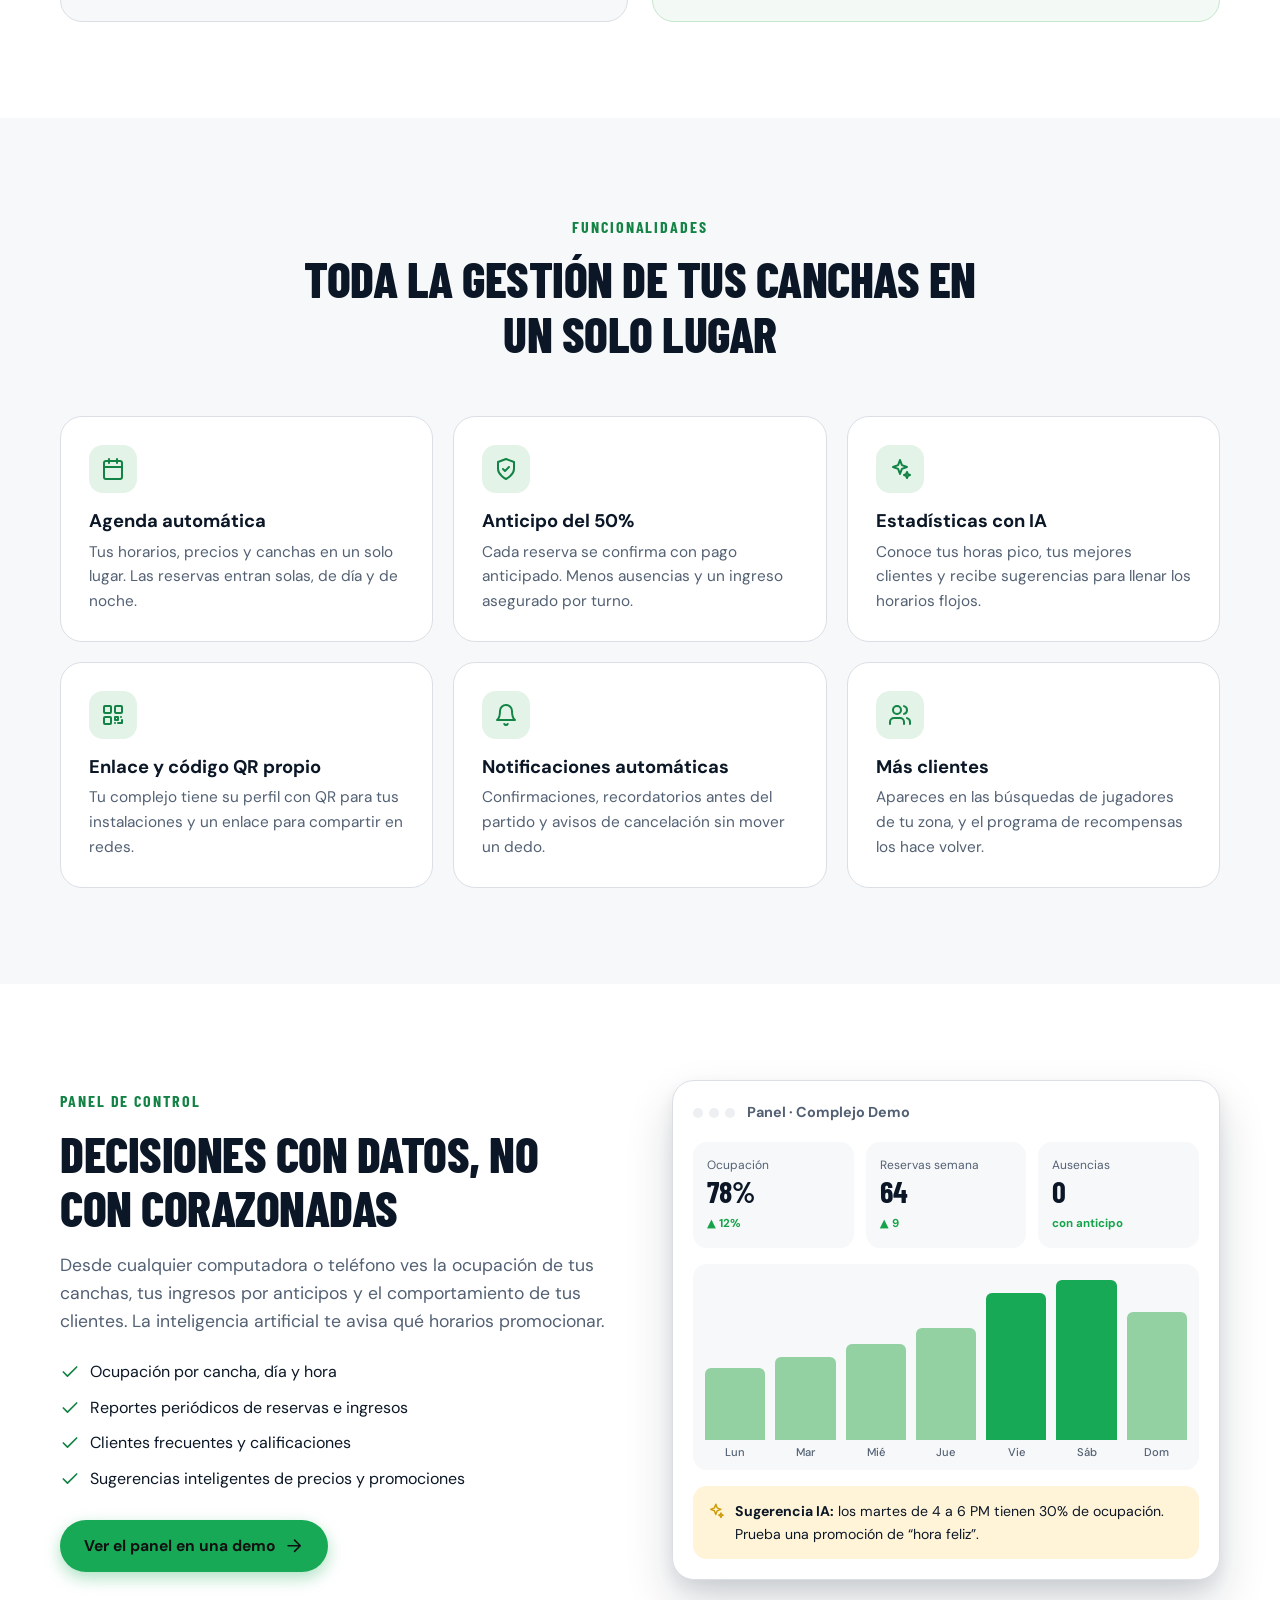
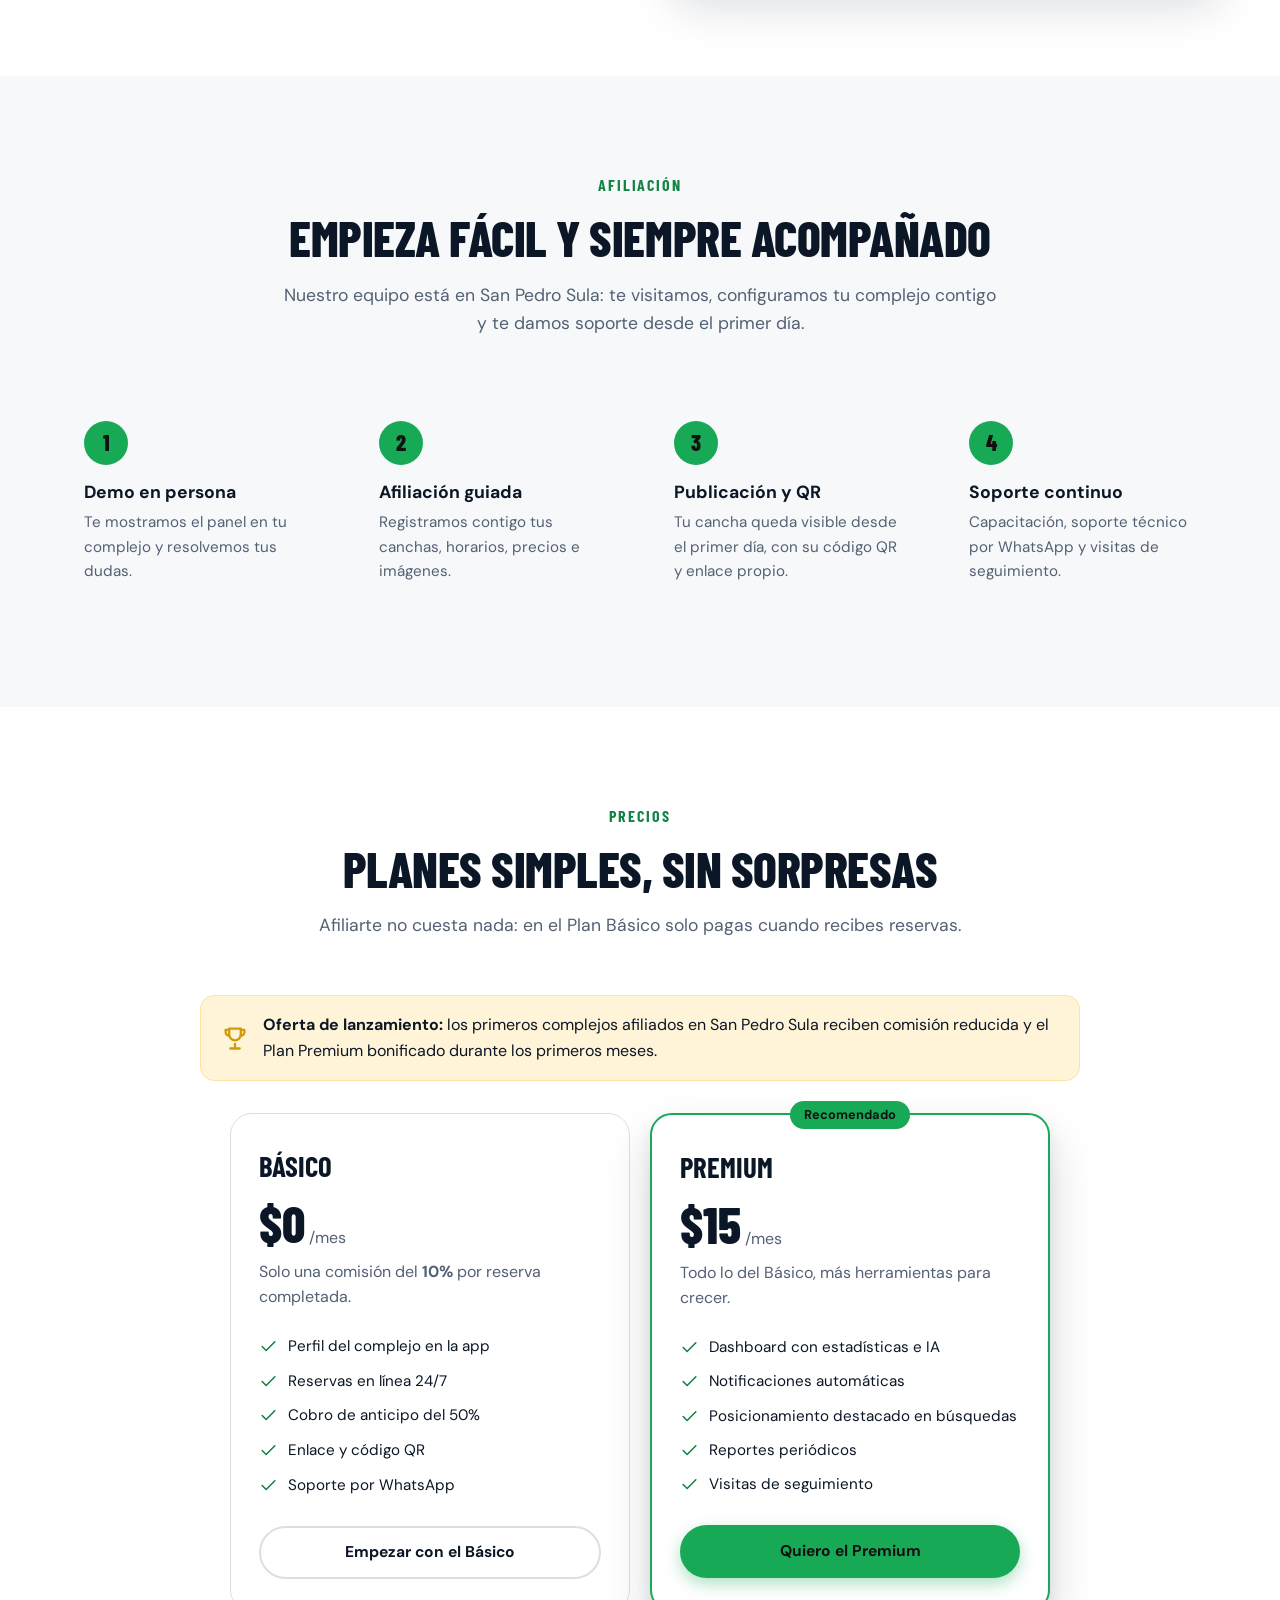
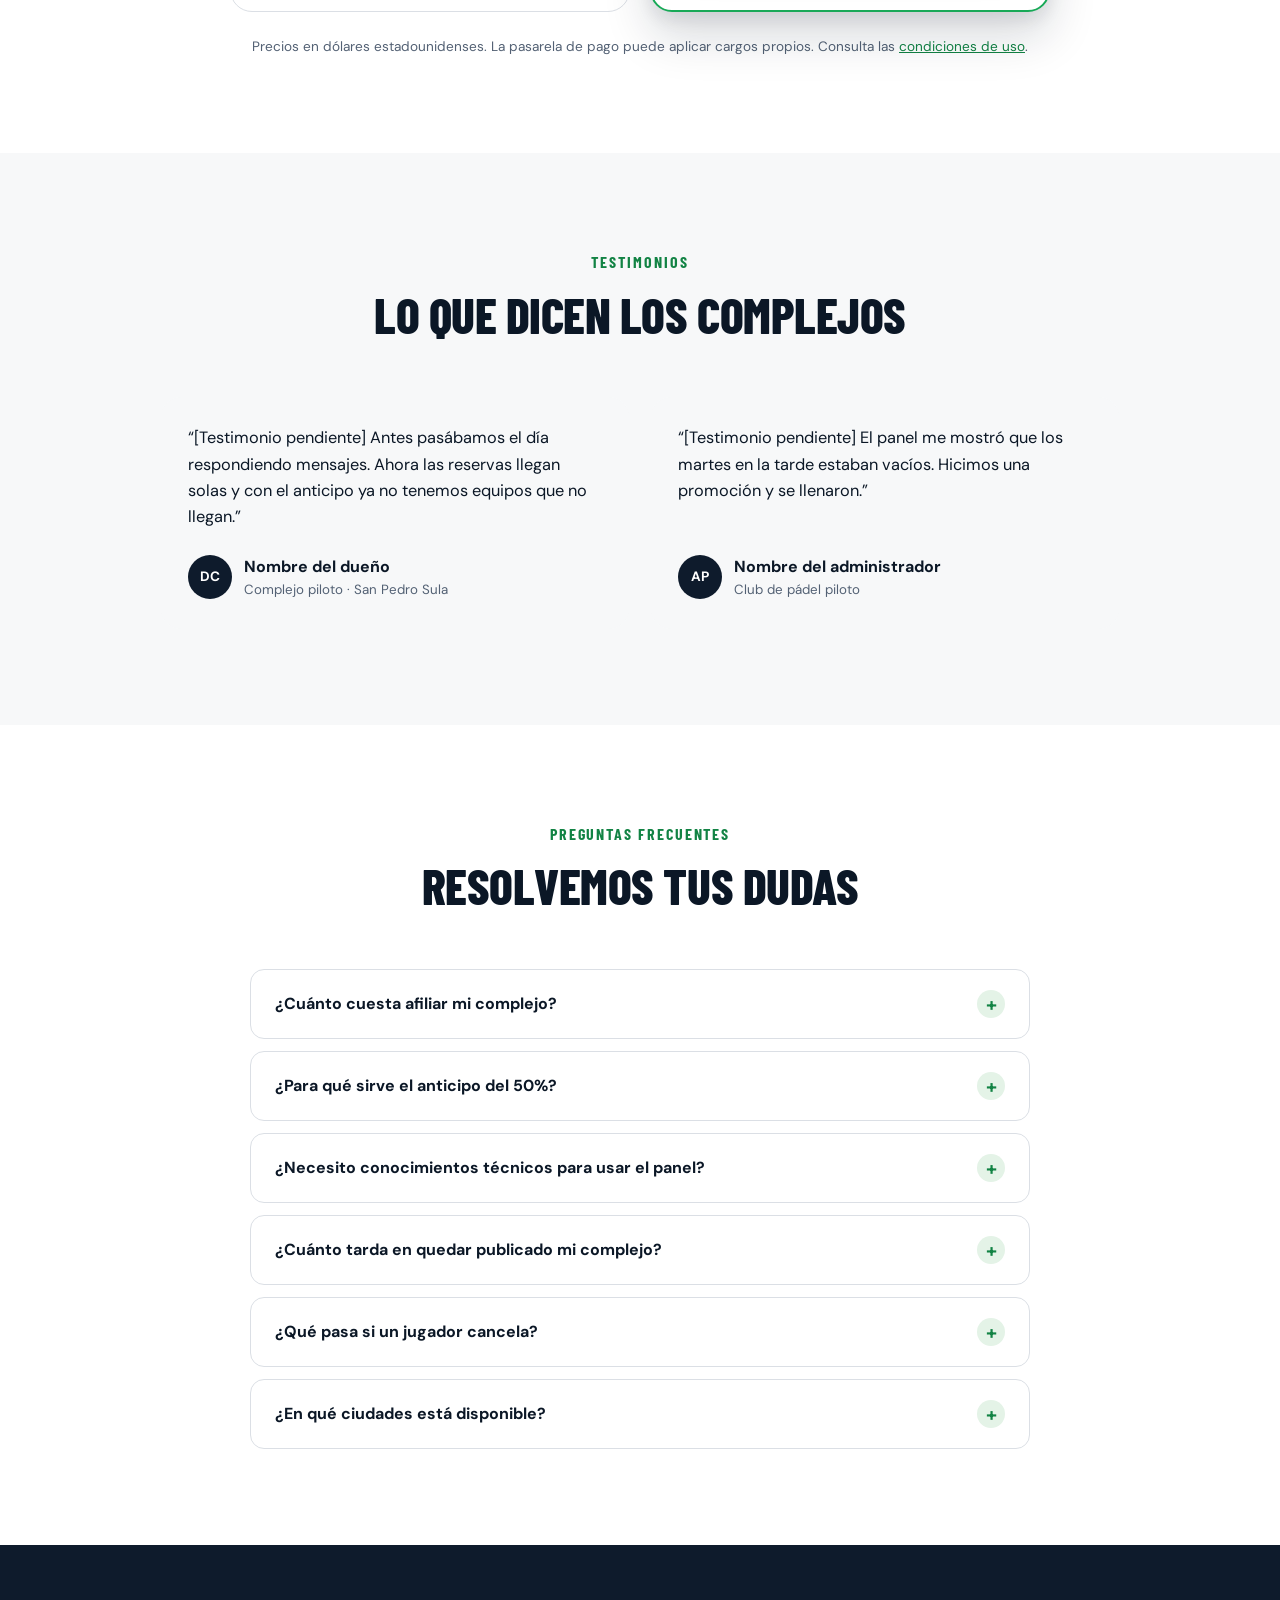
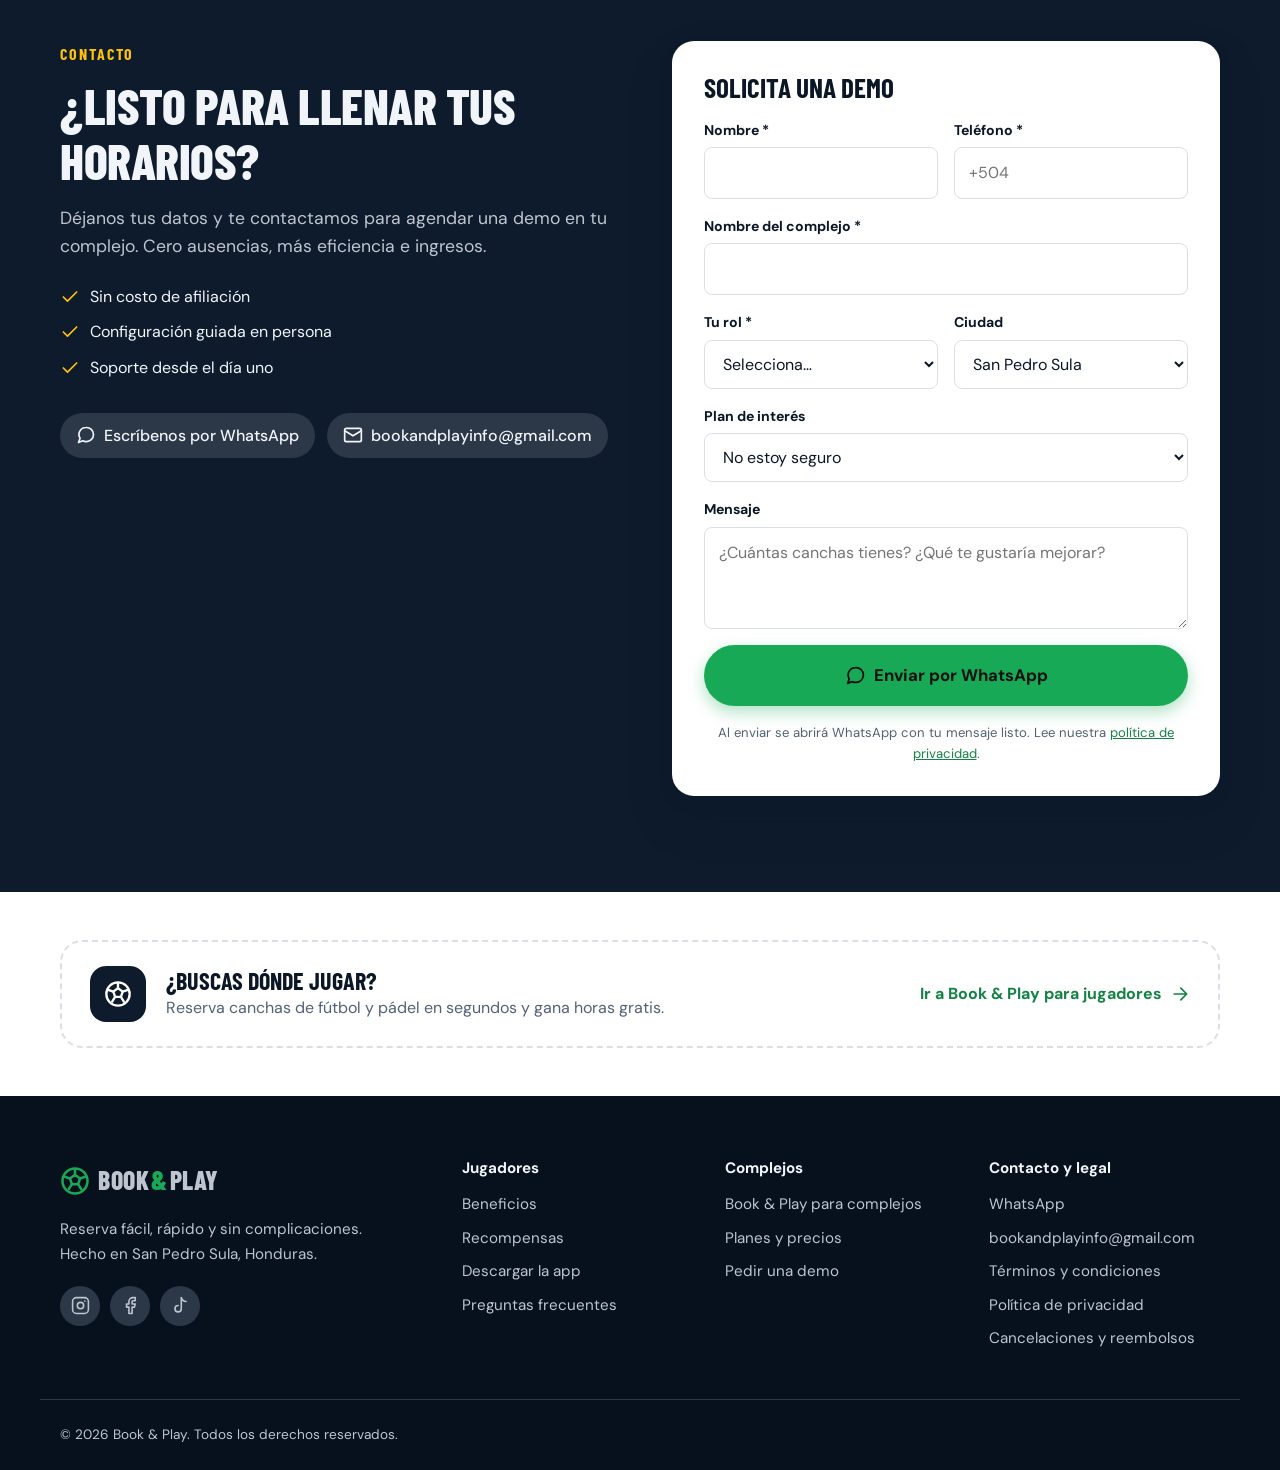
<file: complejos.html>
<!doctype html>
<html lang="es">
<head>
  <meta charset="utf-8">
  <meta name="viewport" content="width=device-width, initial-scale=1">
  <title>Book &amp; Play para complejos — Reservas automáticas y cero ausencias</title>
  <meta name="description" content="Software de reservas para complejos de fútbol y pádel en San Pedro Sula: reservas en línea 24/7, anticipo obligatorio del 50%, estadísticas con IA y afiliación guiada en persona.">

  <meta property="og:title" content="Book &amp; Play para complejos — Cero ausencias, más eficiencia e ingresos">
  <meta property="og:description" content="Reservas automáticas con anticipo del 50% y un panel con estadísticas e IA para tu complejo deportivo.">
  <meta property="og:type" content="website">

  <link rel="icon" href="assets/favicon.svg" type="image/svg+xml">

  <link rel="preconnect" href="https://fonts.googleapis.com">
  <link rel="preconnect" href="https://fonts.gstatic.com" crossorigin>
  <link href="https://fonts.googleapis.com/css2?family=Barlow+Condensed:wght@600;700;800&family=DM+Sans:opsz,wght@9..40,400;9..40,500;9..40,700&display=swap" rel="stylesheet">

  <link rel="stylesheet" href="css/theme.css">
  <link rel="stylesheet" href="css/styles.css">
  <script src="js/theme.js"></script>
</head>
<body data-audience="complejos">
  <!-- ===== Íconos (sprite SVG) — mantener igual que en index.html ===== -->
  <svg width="0" height="0" style="position:absolute" aria-hidden="true">
    <defs>
      <symbol id="i-search" viewBox="0 0 24 24"><circle cx="11" cy="11" r="7"/><path d="m20 20-3.5-3.5"/></symbol>
      <symbol id="i-calendar" viewBox="0 0 24 24"><rect x="3" y="4" width="18" height="18" rx="2"/><path d="M16 2v4M8 2v4M3 10h18"/></symbol>
      <symbol id="i-shield" viewBox="0 0 24 24"><path d="M12 22s8-4 8-10V5l-8-3-8 3v7c0 6 8 10 8 10z"/><path d="m9 12 2 2 4-4"/></symbol>
      <symbol id="i-gift" viewBox="0 0 24 24"><rect x="3" y="8" width="18" height="4" rx="1"/><path d="M12 8v13M19 12v7a2 2 0 0 1-2 2H7a2 2 0 0 1-2-2v-7"/><path d="M7.5 8a2.5 2.5 0 0 1 0-5C11 3 12 8 12 8s1-5 4.5-5a2.5 2.5 0 0 1 0 5"/></symbol>
      <symbol id="i-chart" viewBox="0 0 24 24"><path d="M3 3v18h18"/><path d="M7 16v-5M12 16V8M17 16v-8"/></symbol>
      <symbol id="i-bell" viewBox="0 0 24 24"><path d="M6 8a6 6 0 0 1 12 0c0 7 3 9 3 9H3s3-2 3-9"/><path d="M10.3 21a1.94 1.94 0 0 0 3.4 0"/></symbol>
      <symbol id="i-star" viewBox="0 0 24 24"><path d="m12 2 3.09 6.26L22 9.27l-5 4.87 1.18 6.88L12 17.77l-6.18 3.25L7 14.14 2 9.27l6.91-1.01z"/></symbol>
      <symbol id="i-share" viewBox="0 0 24 24"><circle cx="18" cy="5" r="3"/><circle cx="6" cy="12" r="3"/><circle cx="18" cy="19" r="3"/><path d="m8.6 13.5 6.8 4M15.4 6.5l-6.8 4"/></symbol>
      <symbol id="i-qr" viewBox="0 0 24 24"><rect x="3" y="3" width="7" height="7" rx="1"/><rect x="14" y="3" width="7" height="7" rx="1"/><rect x="3" y="14" width="7" height="7" rx="1"/><path d="M14 14h3v3h-3zM20 14v.01M14 20h.01M17 20h4v-3"/></symbol>
      <symbol id="i-sparkles" viewBox="0 0 24 24"><path d="M12 3l1.9 5.1L19 10l-5.1 1.9L12 17l-1.9-5.1L5 10l5.1-1.9z"/><path d="M19 15l.9 2.1L22 18l-2.1.9L19 21l-.9-2.1L16 18l2.1-.9z"/></symbol>
      <symbol id="i-clock" viewBox="0 0 24 24"><circle cx="12" cy="12" r="9"/><path d="M12 7v5l3 2"/></symbol>
      <symbol id="i-trophy" viewBox="0 0 24 24"><path d="M8 21h8M12 17v4M7 4h10v5a5 5 0 0 1-10 0z"/><path d="M17 5h3v2a3 3 0 0 1-3 3M7 5H4v2a3 3 0 0 0 3 3"/></symbol>
      <symbol id="i-check" viewBox="0 0 24 24"><path d="M20 6 9 17l-5-5"/></symbol>
      <symbol id="i-x" viewBox="0 0 24 24"><path d="M18 6 6 18M6 6l12 12"/></symbol>
      <symbol id="i-users" viewBox="0 0 24 24"><path d="M16 21v-2a4 4 0 0 0-4-4H6a4 4 0 0 0-4 4v2"/><circle cx="9" cy="7" r="4"/><path d="M22 21v-2a4 4 0 0 0-3-3.87M16 3.13a4 4 0 0 1 0 7.75"/></symbol>
      <symbol id="i-chat" viewBox="0 0 24 24"><path d="M21 11.5a8.4 8.4 0 0 1-9 8.4 8.6 8.6 0 0 1-3.9-.9L3 21l1.9-5.1A8.4 8.4 0 0 1 12 3a8.4 8.4 0 0 1 9 8.5z"/></symbol>
      <symbol id="i-card" viewBox="0 0 24 24"><rect x="2" y="5" width="20" height="14" rx="2"/><path d="M2 10h20"/></symbol>
      <symbol id="i-pin" viewBox="0 0 24 24"><path d="M20 10c0 6-8 12-8 12s-8-6-8-12a8 8 0 0 1 16 0z"/><circle cx="12" cy="10" r="3"/></symbol>
      <symbol id="i-mail" viewBox="0 0 24 24"><rect x="2" y="4" width="20" height="16" rx="2"/><path d="m22 7-10 6L2 7"/></symbol>
      <symbol id="i-arrow" viewBox="0 0 24 24"><path d="M5 12h14M13 5l7 7-7 7"/></symbol>
      <symbol id="i-menu" viewBox="0 0 24 24"><path d="M4 6h16M4 12h16M4 18h16"/></symbol>
      <symbol id="i-building" viewBox="0 0 24 24"><rect x="4" y="2" width="16" height="20" rx="2"/><path d="M9 22v-4h6v4M8 6h.01M16 6h.01M12 6h.01M12 10h.01M12 14h.01M16 10h.01M16 14h.01M8 10h.01M8 14h.01"/></symbol>
      <symbol id="i-instagram" viewBox="0 0 24 24"><rect x="2" y="2" width="20" height="20" rx="5"/><circle cx="12" cy="12" r="4"/><path d="M17.5 6.5h.01"/></symbol>
      <symbol id="i-facebook" viewBox="0 0 24 24"><path d="M18 2h-3a5 5 0 0 0-5 5v3H7v4h3v8h4v-8h3l1-4h-4V7a1 1 0 0 1 1-1h3z"/></symbol>
      <symbol id="i-tiktok" viewBox="0 0 24 24"><path d="M9 12a4 4 0 1 0 4 4V2c1 3 3 5 6 5"/></symbol>
      <symbol id="i-ball" viewBox="0 0 24 24"><circle cx="12" cy="12" r="10"/><path d="m12 7 4 3-1.5 4.5h-5L8 10z"/><path d="M12 7V2.5M16 10l4.5-1.5M14.5 14.5l2.5 4M9.5 14.5 7 18.5M8 10 3.5 8.5"/></symbol>
    </defs>
  </svg>

  <a class="skip-link" href="#contenido">Saltar al contenido</a>

  <!-- ===================== HEADER (con selector de público) ===================== -->
  <header class="site-header" data-header>
    <nav class="audience-bar" aria-label="Elige tu perfil">
      <div class="container audience-bar__inner">
        <a class="audience-bar__link" href="index.html"><svg><use href="#i-ball"/></svg> Jugador</a>
        <a class="audience-bar__link" href="complejos.html" aria-current="page"><svg><use href="#i-building"/></svg> Dueño de complejo</a>
      </div>
    </nav>
    <div class="container site-header__inner">
      <a class="logo" href="complejos.html" aria-label="Book & Play para complejos, inicio">
        <svg class="logo__mark"><use href="#i-ball"/></svg>
        <span class="logo__text">Book<span class="logo__amp">&amp;</span>Play</span>
        <span class="logo__tag">Complejos</span>
      </a>

      <nav class="nav" id="nav" aria-label="Principal">
        <ul class="nav__list">
          <li><a href="#funcionalidades">Funcionalidades</a></li>
          <li><a href="#panel">Panel con IA</a></li>
          <li><a href="#como-funciona">Afiliación</a></li>
          <li><a href="#precios">Precios</a></li>
          <li><a href="#preguntas">Preguntas</a></li>
        </ul>
        <div class="nav__cta">
          <a class="btn btn--primary btn--sm" href="#contacto">Pedir una demo</a>
        </div>
      </nav>

      <button class="nav-toggle" type="button" aria-controls="nav" aria-expanded="false" aria-label="Abrir menú" data-nav-toggle>
        <svg><use href="#i-menu"/></svg>
      </button>
    </div>
  </header>

  <main id="contenido">
    <!-- ===================== HERO (complejos) ===================== -->
    <section class="hero hero--dark" id="inicio">
      <div class="container hero__grid">
        <div class="hero__copy">
          <p class="pill pill--dark"><span class="pill__dot"></span> Para dueños de complejos de fútbol y pádel</p>
          <h1 class="hero__title">Llena tus horarios. <span class="hl">Cero ausencias.</span></h1>
          <p class="hero__lead">Book &amp; Play recibe las reservas de tu complejo las 24 horas, cobra el 50% de anticipo por ti y te muestra con datos cómo llenar los horarios vacíos. Sin cuaderno, sin Excel y sin mensajes sin responder.</p>
          <div class="hero__ctas">
            <a class="btn btn--primary btn--lg" href="#contacto">Pedir una demo <svg><use href="#i-arrow"/></svg></a>
            <a class="btn btn--outline-light btn--lg" href="#precios">Ver precios</a>
          </div>
          <ul class="hero__trust">
            <li><svg><use href="#i-check"/></svg> Sin costo de afiliación</li>
            <li><svg><use href="#i-check"/></svg> Te configuramos todo en persona</li>
            <li><svg><use href="#i-check"/></svg> Soporte por WhatsApp</li>
          </ul>
        </div>

        <!-- Notificaciones que recibe el dueño (ilustrativo) -->
        <div class="notif-stack" aria-hidden="true">
          <div class="notif">
            <span class="notif__icon"><svg><use href="#i-calendar"/></svg></span>
            <div><strong>Nueva reserva · Cancha 2</strong><small>Hoy · 7:00 PM · Fútbol 7</small></div>
            <em>Ahora</em>
          </div>
          <div class="notif">
            <span class="notif__icon notif__icon--ok"><svg><use href="#i-shield"/></svg></span>
            <div><strong>Anticipo recibido</strong><small>50% pagado en línea · Turno asegurado</small></div>
            <em>Ahora</em>
          </div>
          <div class="notif">
            <span class="notif__icon"><svg><use href="#i-bell"/></svg></span>
            <div><strong>Recordatorio enviado</strong><small>Al equipo de las 9:00 PM</small></div>
            <em>5 min</em>
          </div>
          <div class="notif notif--ai">
            <span class="notif__icon notif__icon--accent"><svg><use href="#i-sparkles"/></svg></span>
            <div><strong>Sugerencia IA</strong><small>Martes 4–6 PM con baja ocupación: lanza una promoción</small></div>
            <em>Hoy</em>
          </div>
        </div>
      </div>
    </section>

    <!-- ===================== DATOS CLAVE ===================== -->
    <section class="facts facts--light" aria-label="Datos clave">
      <div class="container facts__grid">
        <div class="fact"><strong>$0</strong><span>Costo de afiliación</span></div>
        <div class="fact"><strong>50%</strong><span>Anticipo que asegura cada turno</span></div>
        <div class="fact"><strong>24/7</strong><span>Reservas sin atender el teléfono</span></div>
        <div class="fact"><strong>1 día</strong><span>para quedar publicado, con QR propio</span></div>
      </div>
    </section>

    <!-- ===================== PROBLEMA → SOLUCIÓN ===================== -->
    <section class="section" id="propuesta">
      <div class="container">
        <header class="section__head">
          <p class="eyebrow">Por qué Book &amp; Play</p>
          <h2 class="section__title">Adiós al cuaderno, al Excel y a los mensajes sin responder</h2>
          <p class="section__lead">La mayoría de los complejos todavía gestionan sus reservas a mano. Book &amp; Play automatiza todo el proceso para que tú te enfoques en tu negocio.</p>
        </header>

        <div class="compare">
          <div class="compare__col compare__col--before reveal">
            <h3>Hoy</h3>
            <ul>
              <li><svg><use href="#i-x"/></svg> Llamadas y chats para preguntar disponibilidad</li>
              <li><svg><use href="#i-x"/></svg> Reservas falsas y equipos que no llegan</li>
              <li><svg><use href="#i-x"/></svg> Horarios vacíos que nadie se entera que existen</li>
              <li><svg><use href="#i-x"/></svg> Control en papel, sin datos para decidir</li>
            </ul>
          </div>
          <div class="compare__col compare__col--after reveal">
            <h3>Con Book &amp; Play</h3>
            <ul>
              <li><svg><use href="#i-check"/></svg> Los jugadores reservan solos, de día y de noche</li>
              <li><svg><use href="#i-check"/></svg> Anticipo obligatorio del 50%: cero ausencias</li>
              <li><svg><use href="#i-check"/></svg> Tu complejo visible para jugadores de toda la ciudad</li>
              <li><svg><use href="#i-check"/></svg> Panel con estadísticas e inteligencia artificial</li>
            </ul>
          </div>
        </div>
      </div>
    </section>

    <!-- ===================== FUNCIONALIDADES ===================== -->
    <section class="section section--alt" id="funcionalidades">
      <div class="container">
        <header class="section__head">
          <p class="eyebrow">Funcionalidades</p>
          <h2 class="section__title">Toda la gestión de tus canchas en un solo lugar</h2>
        </header>
        <div class="cards">
          <article class="card reveal">
            <span class="card__icon"><svg><use href="#i-calendar"/></svg></span>
            <h3>Agenda automática</h3>
            <p>Tus horarios, precios y canchas en un solo lugar. Las reservas entran solas, de día y de noche.</p>
          </article>
          <article class="card reveal">
            <span class="card__icon"><svg><use href="#i-shield"/></svg></span>
            <h3>Anticipo del 50%</h3>
            <p>Cada reserva se confirma con pago anticipado. Menos ausencias y un ingreso asegurado por turno.</p>
          </article>
          <article class="card reveal">
            <span class="card__icon"><svg><use href="#i-sparkles"/></svg></span>
            <h3>Estadísticas con IA</h3>
            <p>Conoce tus horas pico, tus mejores clientes y recibe sugerencias para llenar los horarios flojos.</p>
          </article>
          <article class="card reveal">
            <span class="card__icon"><svg><use href="#i-qr"/></svg></span>
            <h3>Enlace y código QR propio</h3>
            <p>Tu complejo tiene su perfil con QR para tus instalaciones y un enlace para compartir en redes.</p>
          </article>
          <article class="card reveal">
            <span class="card__icon"><svg><use href="#i-bell"/></svg></span>
            <h3>Notificaciones automáticas</h3>
            <p>Confirmaciones, recordatorios antes del partido y avisos de cancelación sin mover un dedo.</p>
          </article>
          <article class="card reveal">
            <span class="card__icon"><svg><use href="#i-users"/></svg></span>
            <h3>Más clientes</h3>
            <p>Apareces en las búsquedas de jugadores de tu zona, y el programa de recompensas los hace volver.</p>
          </article>
        </div>
      </div>
    </section>

    <!-- ===================== PANEL ===================== -->
    <section class="section" id="panel">
      <div class="container split">
        <div class="split__copy">
          <p class="eyebrow">Panel de control</p>
          <h2 class="section__title">Decisiones con datos, no con corazonadas</h2>
          <p class="section__lead">Desde cualquier computadora o teléfono ves la ocupación de tus canchas, tus ingresos por anticipos y el comportamiento de tus clientes. La inteligencia artificial te avisa qué horarios promocionar.</p>
          <ul class="checklist">
            <li><svg><use href="#i-check"/></svg> Ocupación por cancha, día y hora</li>
            <li><svg><use href="#i-check"/></svg> Reportes periódicos de reservas e ingresos</li>
            <li><svg><use href="#i-check"/></svg> Clientes frecuentes y calificaciones</li>
            <li><svg><use href="#i-check"/></svg> Sugerencias inteligentes de precios y promociones</li>
          </ul>
          <a class="btn btn--primary" href="#contacto">Ver el panel en una demo <svg><use href="#i-arrow"/></svg></a>
        </div>

        <!-- Mockup del dashboard (datos ilustrativos) -->
        <div class="dash reveal" aria-hidden="true">
          <div class="dash__top">
            <span class="dash__dots"><i></i><i></i><i></i></span>
            <span class="dash__title">Panel · Complejo Demo</span>
          </div>
          <div class="dash__kpis">
            <div><small>Ocupación</small><strong>78%</strong><em class="up">▲ 12%</em></div>
            <div><small>Reservas semana</small><strong>64</strong><em class="up">▲ 9</em></div>
            <div><small>Ausencias</small><strong>0</strong><em class="up">con anticipo</em></div>
          </div>
          <div class="dash__chart">
            <div class="dash__bars">
              <span style="--h:45%"><b>Lun</b></span>
              <span style="--h:52%"><b>Mar</b></span>
              <span style="--h:60%"><b>Mié</b></span>
              <span style="--h:70%"><b>Jue</b></span>
              <span style="--h:92%" class="is-peak"><b>Vie</b></span>
              <span style="--h:100%" class="is-peak"><b>Sáb</b></span>
              <span style="--h:80%"><b>Dom</b></span>
            </div>
          </div>
          <div class="dash__ai">
            <svg><use href="#i-sparkles"/></svg>
            <p><strong>Sugerencia IA:</strong> los martes de 4 a 6 PM tienen 30% de ocupación. Prueba una promoción de “hora feliz”.</p>
          </div>
        </div>
      </div>
    </section>

    <!-- ===================== CÓMO FUNCIONA ===================== -->
    <section class="section section--alt" id="como-funciona">
      <div class="container">
        <header class="section__head">
          <p class="eyebrow">Afiliación</p>
          <h2 class="section__title">Empieza fácil y siempre acompañado</h2>
          <p class="section__lead">Nuestro equipo está en San Pedro Sula: te visitamos, configuramos tu complejo contigo y te damos soporte desde el primer día.</p>
        </header>

        <ol class="steps">
          <li class="step reveal">
            <span class="step__num">1</span>
            <h3>Demo en persona</h3>
            <p>Te mostramos el panel en tu complejo y resolvemos tus dudas.</p>
          </li>
          <li class="step reveal">
            <span class="step__num">2</span>
            <h3>Afiliación guiada</h3>
            <p>Registramos contigo tus canchas, horarios, precios e imágenes.</p>
          </li>
          <li class="step reveal">
            <span class="step__num">3</span>
            <h3>Publicación y QR</h3>
            <p>Tu cancha queda visible desde el primer día, con su código QR y enlace propio.</p>
          </li>
          <li class="step reveal">
            <span class="step__num">4</span>
            <h3>Soporte continuo</h3>
            <p>Capacitación, soporte técnico por WhatsApp y visitas de seguimiento.</p>
          </li>
        </ol>
      </div>
    </section>

    <!-- ===================== PRECIOS ===================== -->
    <section class="section" id="precios">
      <div class="container">
        <header class="section__head">
          <p class="eyebrow">Precios</p>
          <h2 class="section__title">Planes simples, sin sorpresas</h2>
          <p class="section__lead">Afiliarte no cuesta nada: en el Plan Básico solo pagas cuando recibes reservas.</p>
        </header>

        <!-- TODO equipo: confirmar comisión final y oferta de lanzamiento -->
        <div class="promo-banner reveal">
          <svg><use href="#i-trophy"/></svg>
          <p><strong>Oferta de lanzamiento:</strong> los primeros complejos afiliados en San Pedro Sula reciben comisión reducida y el Plan Premium bonificado durante los primeros meses.</p>
        </div>

        <div class="pricing pricing--two">
          <article class="plan reveal">
            <h3 class="plan__name">Básico</h3>
            <p class="plan__price"><span class="plan__amount">$0</span><span class="plan__period">/mes</span></p>
            <p class="plan__desc">Solo una comisión del <strong>10%</strong> por reserva completada.</p>
            <ul class="plan__list">
              <li><svg><use href="#i-check"/></svg> Perfil del complejo en la app</li>
              <li><svg><use href="#i-check"/></svg> Reservas en línea 24/7</li>
              <li><svg><use href="#i-check"/></svg> Cobro de anticipo del 50%</li>
              <li><svg><use href="#i-check"/></svg> Enlace y código QR</li>
              <li><svg><use href="#i-check"/></svg> Soporte por WhatsApp</li>
            </ul>
            <a class="btn btn--outline btn--block" href="#contacto" data-plan="Básico">Empezar con el Básico</a>
          </article>

          <article class="plan plan--featured reveal">
            <p class="plan__badge">Recomendado</p>
            <h3 class="plan__name">Premium</h3>
            <p class="plan__price"><span class="plan__amount">$15</span><span class="plan__period">/mes</span></p>
            <p class="plan__desc">Todo lo del Básico, más herramientas para crecer.</p>
            <ul class="plan__list">
              <li><svg><use href="#i-check"/></svg> Dashboard con estadísticas e IA</li>
              <li><svg><use href="#i-check"/></svg> Notificaciones automáticas</li>
              <li><svg><use href="#i-check"/></svg> Posicionamiento destacado en búsquedas</li>
              <li><svg><use href="#i-check"/></svg> Reportes periódicos</li>
              <li><svg><use href="#i-check"/></svg> Visitas de seguimiento</li>
            </ul>
            <a class="btn btn--primary btn--block" href="#contacto" data-plan="Premium">Quiero el Premium</a>
          </article>
        </div>
        <p class="fine-print">Precios en dólares estadounidenses. La pasarela de pago puede aplicar cargos propios. Consulta las <a href="legal.html#terminos">condiciones de uso</a>.</p>
      </div>
    </section>

    <!-- ===================== TESTIMONIOS ===================== -->
    <!-- IMPORTANTE: estos testimonios son PLANTILLAS. Reemplazarlos por testimonios reales
         (con permiso) de los complejos del piloto antes de difundir el sitio. -->
    <section class="section section--alt" id="testimonios">
      <div class="container">
        <header class="section__head">
          <p class="eyebrow">Testimonios</p>
          <h2 class="section__title">Lo que dicen los complejos</h2>
        </header>
        <div class="quotes">
          <figure class="quote reveal">
            <blockquote>“[Testimonio pendiente] Antes pasábamos el día respondiendo mensajes. Ahora las reservas llegan solas y con el anticipo ya no tenemos equipos que no llegan.”</blockquote>
            <figcaption><span class="avatar">DC</span><span><strong>Nombre del dueño</strong><small>Complejo piloto · San Pedro Sula</small></span></figcaption>
          </figure>
          <figure class="quote reveal">
            <blockquote>“[Testimonio pendiente] El panel me mostró que los martes en la tarde estaban vacíos. Hicimos una promoción y se llenaron.”</blockquote>
            <figcaption><span class="avatar">AP</span><span><strong>Nombre del administrador</strong><small>Club de pádel piloto</small></span></figcaption>
          </figure>
        </div>
      </div>
    </section>

    <!-- ===================== FAQ ===================== -->
    <section class="section" id="preguntas">
      <div class="container container--narrow">
        <header class="section__head">
          <p class="eyebrow">Preguntas frecuentes</p>
          <h2 class="section__title">Resolvemos tus dudas</h2>
        </header>
        <div class="faq">
          <details class="faq__item">
            <summary>¿Cuánto cuesta afiliar mi complejo?</summary>
            <p>La afiliación no tiene costo. En el Plan Básico solo pagas una comisión por cada reserva completada; el Plan Premium cuesta $15 al mes e incluye el dashboard con estadísticas e IA.</p>
          </details>
          <details class="faq__item">
            <summary>¿Para qué sirve el anticipo del 50%?</summary>
            <p>Confirma que la reserva es real. Te asegura el ingreso del turno y elimina las reservas falsas y las ausencias. El jugador paga el 50% restante en tu complejo.</p>
          </details>
          <details class="faq__item">
            <summary>¿Necesito conocimientos técnicos para usar el panel?</summary>
            <p>No. Nuestro equipo te acompaña en la configuración y te capacita. El panel funciona desde cualquier computadora o teléfono.</p>
          </details>
          <details class="faq__item">
            <summary>¿Cuánto tarda en quedar publicado mi complejo?</summary>
            <p>Después de la visita de afiliación, en la que registramos tus canchas, horarios, precios e imágenes, tu complejo queda visible para los jugadores desde el primer día.</p>
          </details>
          <details class="faq__item">
            <summary>¿Qué pasa si un jugador cancela?</summary>
            <p>Se aplica la <a href="legal.html#cancelacion">política de cancelación</a>: si cancela con poca anticipación, el anticipo no se reembolsa, porque ese turno ya estaba apartado para él.</p>
          </details>
          <details class="faq__item">
            <summary>¿En qué ciudades está disponible?</summary>
            <p>Arrancamos en San Pedro Sula y su zona metropolitana (Choloma, Villanueva, La Lima y El Progreso). Luego llegaremos a Tegucigalpa y otras ciudades del país.</p>
          </details>
        </div>
      </div>
    </section>

    <!-- ===================== CONTACTO / DEMO ===================== -->
    <section class="section section--dark" id="contacto">
      <div class="container split split--top">
        <div class="split__copy">
          <p class="eyebrow eyebrow--on-dark">Contacto</p>
          <h2 class="section__title">¿Listo para llenar tus horarios?</h2>
          <p class="section__lead">Déjanos tus datos y te contactamos para agendar una demo en tu complejo. Cero ausencias, más eficiencia e ingresos.</p>
          <ul class="checklist checklist--on-dark">
            <li><svg><use href="#i-check"/></svg> Sin costo de afiliación</li>
            <li><svg><use href="#i-check"/></svg> Configuración guiada en persona</li>
            <li><svg><use href="#i-check"/></svg> Soporte desde el día uno</li>
          </ul>
          <div class="contact-direct">
            <a class="contact-direct__item" href="#" data-wa-link><svg><use href="#i-chat"/></svg> Escríbenos por WhatsApp</a>
            <a class="contact-direct__item" href="#" data-email-link><svg><use href="#i-mail"/></svg> <span data-email-text>correo</span></a>
          </div>
        </div>

        <form class="form" data-contact-form novalidate>
          <h3 class="form__title">Solicita una demo</h3>
          <div class="form__row">
            <label class="field">
              <span>Nombre *</span>
              <input type="text" name="nombre" autocomplete="name" required>
            </label>
            <label class="field">
              <span>Teléfono *</span>
              <input type="tel" name="telefono" autocomplete="tel" inputmode="tel" placeholder="+504" required>
            </label>
          </div>
          <label class="field">
            <span>Nombre del complejo *</span>
            <input type="text" name="complejo" autocomplete="organization" required>
          </label>
          <div class="form__row">
            <label class="field">
              <span>Tu rol *</span>
              <select name="rol" required>
                <option value="">Selecciona…</option>
                <option>Dueño</option>
                <option>Administrador</option>
                <option>Recepción</option>
                <option>Otro</option>
              </select>
            </label>
            <label class="field">
              <span>Ciudad</span>
              <select name="ciudad">
                <option>San Pedro Sula</option>
                <option>Choloma</option>
                <option>Villanueva</option>
                <option>La Lima</option>
                <option>El Progreso</option>
                <option>Tegucigalpa</option>
                <option>Otra</option>
              </select>
            </label>
          </div>
          <label class="field">
            <span>Plan de interés</span>
            <select name="plan">
              <option>No estoy seguro</option>
              <option>Básico</option>
              <option>Premium</option>
            </select>
          </label>
          <label class="field">
            <span>Mensaje</span>
            <textarea name="mensaje" rows="3" placeholder="¿Cuántas canchas tienes? ¿Qué te gustaría mejorar?"></textarea>
          </label>
          <p class="form__error" role="alert" hidden data-form-error>Completa los campos marcados con *.</p>
          <button class="btn btn--primary btn--block btn--lg" type="submit"><svg><use href="#i-chat"/></svg> Enviar por WhatsApp</button>
          <p class="form__note">Al enviar se abrirá WhatsApp con tu mensaje listo. Lee nuestra <a href="legal.html#privacidad">política de privacidad</a>.</p>
        </form>
      </div>
    </section>

    <!-- ===================== CRUCE AL OTRO PÚBLICO ===================== -->
    <section class="section section--tight">
      <div class="container">
        <a class="cross-banner reveal" href="index.html">
          <span class="cross-banner__icon"><svg><use href="#i-ball"/></svg></span>
          <span class="cross-banner__text">
            <strong>¿Buscas dónde jugar?</strong>
            <span>Reserva canchas de fútbol y pádel en segundos y gana horas gratis.</span>
          </span>
          <span class="cross-banner__cta">Ir a Book &amp; Play para jugadores <svg><use href="#i-arrow"/></svg></span>
        </a>
      </div>
    </section>
  </main>

  <!-- ===================== FOOTER ===================== -->
  <footer class="site-footer">
    <div class="container site-footer__grid">
      <div class="site-footer__brand">
        <a class="logo logo--light" href="index.html">
          <svg class="logo__mark"><use href="#i-ball"/></svg>
          <span class="logo__text">Book<span class="logo__amp">&amp;</span>Play</span>
        </a>
        <p>Reserva fácil, rápido y sin complicaciones. Hecho en San Pedro Sula, Honduras.</p>
        <div class="socials">
          <!-- TODO: enlaces reales de redes -->
          <a href="#" aria-label="Instagram"><svg><use href="#i-instagram"/></svg></a>
          <a href="#" aria-label="Facebook"><svg><use href="#i-facebook"/></svg></a>
          <a href="#" aria-label="TikTok"><svg><use href="#i-tiktok"/></svg></a>
        </div>
      </div>
      <div>
        <h4>Jugadores</h4>
        <ul>
          <li><a href="index.html#funcionalidades">Beneficios</a></li>
          <li><a href="index.html#recompensas">Recompensas</a></li>
          <li><a href="index.html#app">Descargar la app</a></li>
          <li><a href="index.html#preguntas">Preguntas frecuentes</a></li>
        </ul>
      </div>
      <div>
        <h4>Complejos</h4>
        <ul>
          <li><a href="complejos.html">Book &amp; Play para complejos</a></li>
          <li><a href="complejos.html#precios">Planes y precios</a></li>
          <li><a href="complejos.html#contacto">Pedir una demo</a></li>
        </ul>
      </div>
      <div>
        <h4>Contacto y legal</h4>
        <ul>
          <li><a href="#" data-wa-link>WhatsApp</a></li>
          <li><a href="#" data-email-link><span data-email-text>Correo</span></a></li>
          <li><a href="legal.html#terminos">Términos y condiciones</a></li>
          <li><a href="legal.html#privacidad">Política de privacidad</a></li>
          <li><a href="legal.html#cancelacion">Cancelaciones y reembolsos</a></li>
        </ul>
      </div>
    </div>
    <div class="container site-footer__bottom">
      <p>© <span data-year>2026</span> Book &amp; Play. Todos los derechos reservados.</p>
    </div>
  </footer>

  <!-- Botón flotante de WhatsApp -->
  <a class="wa-float" href="#" data-wa-link aria-label="Escríbenos por WhatsApp">
    <svg><use href="#i-chat"/></svg>
  </a>

  <script src="js/config.js"></script>
  <script src="js/main.js"></script>
</body>
</html>
</file>
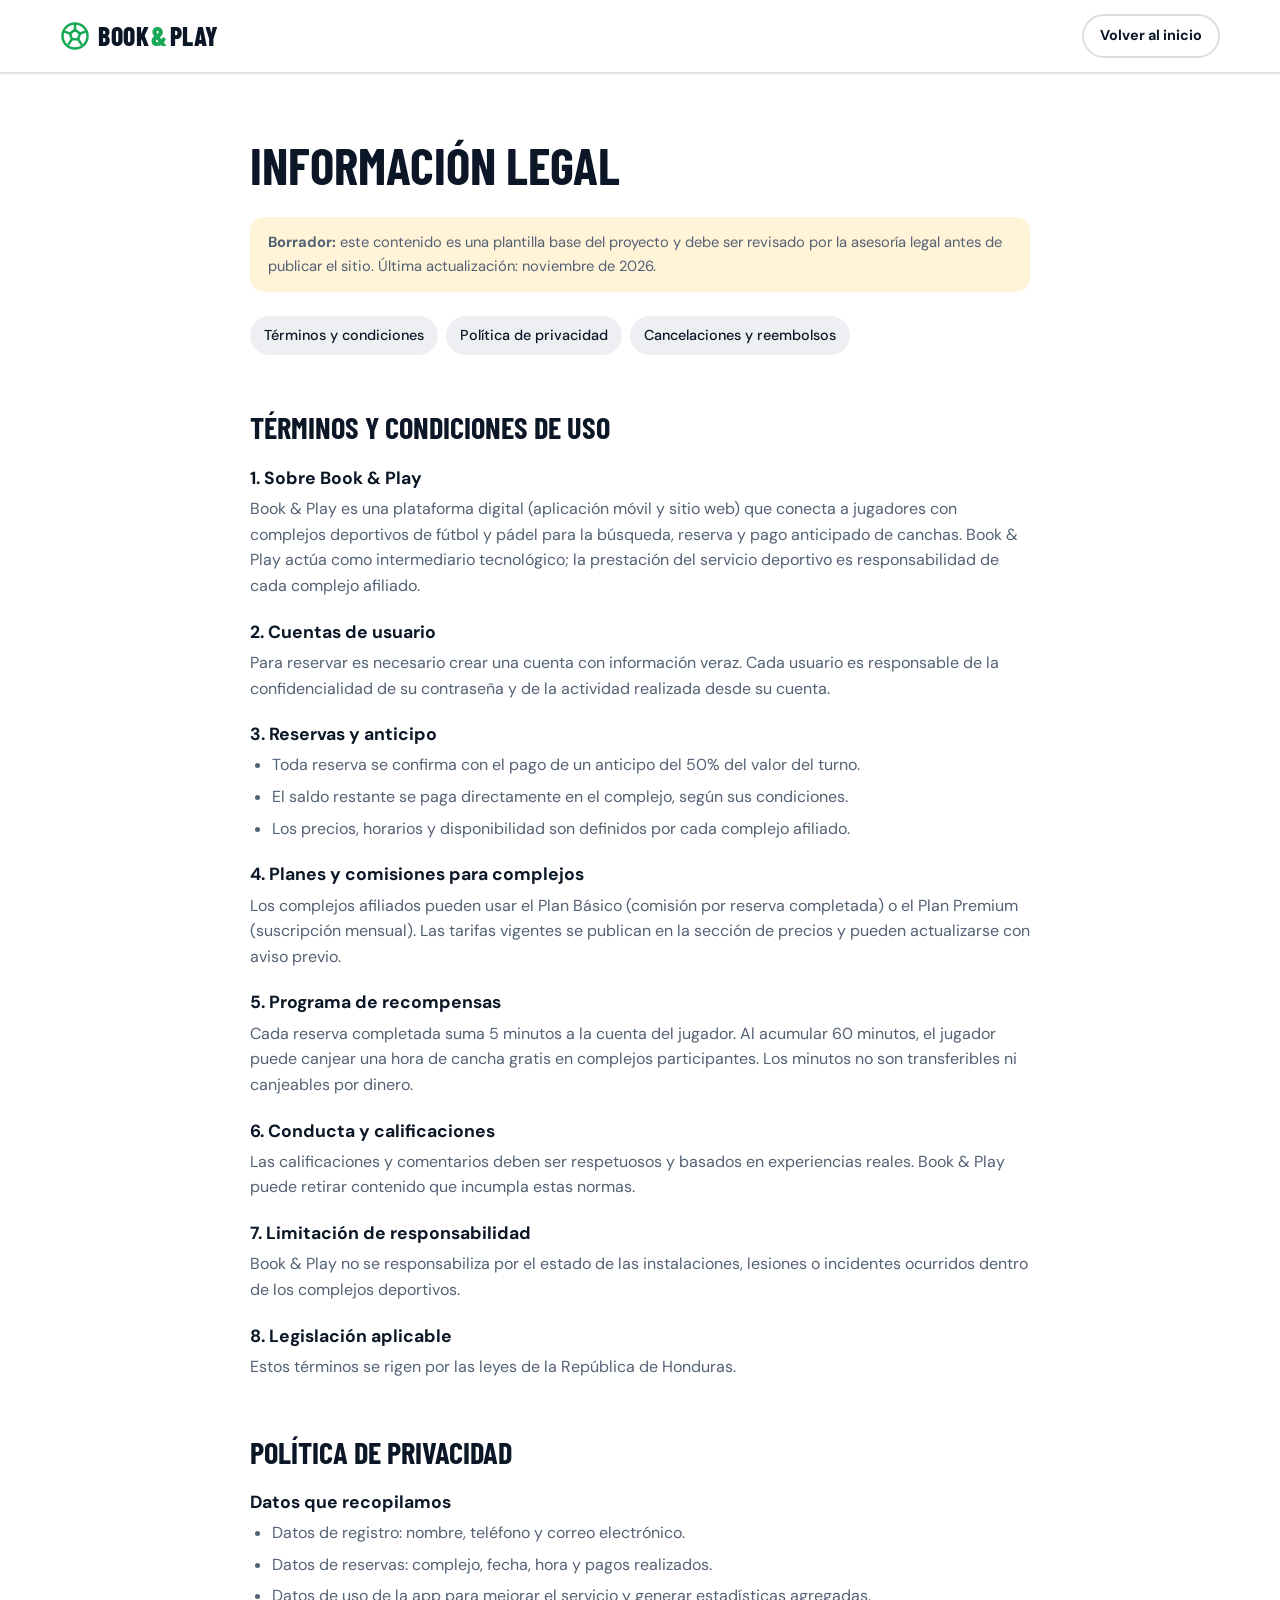
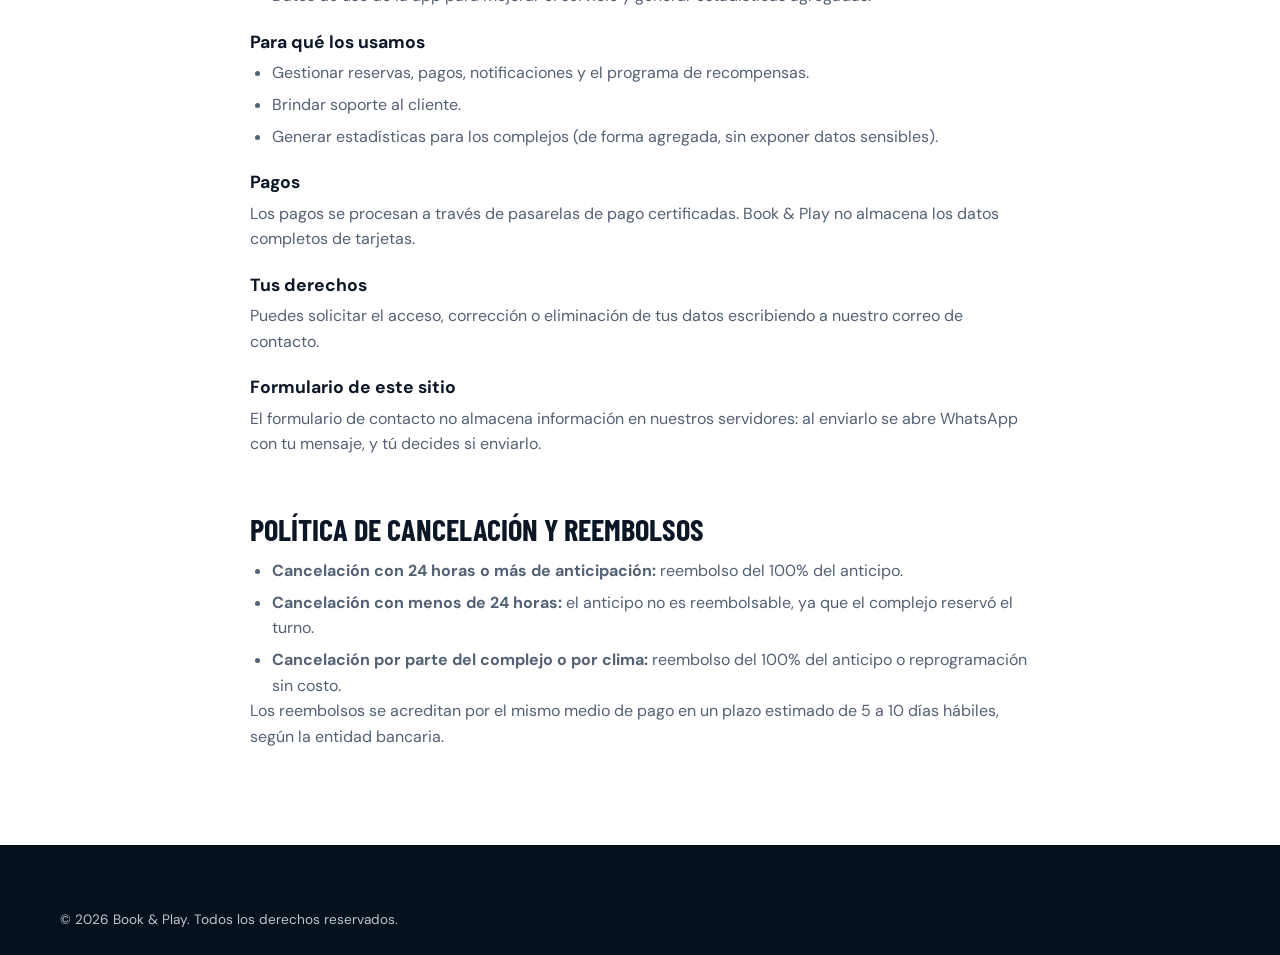
<file: legal.html>
<!doctype html>
<html lang="es">
<head>
  <meta charset="utf-8">
  <meta name="viewport" content="width=device-width, initial-scale=1">
  <title>Términos, privacidad y cancelaciones — Book &amp; Play</title>
  <meta name="description" content="Términos y condiciones, política de privacidad y política de cancelación y reembolsos de Book & Play.">
  <link rel="icon" href="assets/favicon.svg" type="image/svg+xml">
  <link rel="preconnect" href="https://fonts.googleapis.com">
  <link rel="preconnect" href="https://fonts.gstatic.com" crossorigin>
  <link href="https://fonts.googleapis.com/css2?family=Barlow+Condensed:wght@600;700;800&family=DM+Sans:opsz,wght@9..40,400;9..40,500;9..40,700&display=swap" rel="stylesheet">
  <link rel="stylesheet" href="css/theme.css">
  <link rel="stylesheet" href="css/styles.css">
  <script src="js/theme.js"></script>
</head>
<body>
  <svg width="0" height="0" style="position:absolute" aria-hidden="true">
    <defs>
      <symbol id="i-ball" viewBox="0 0 24 24"><circle cx="12" cy="12" r="10"/><path d="m12 7 4 3-1.5 4.5h-5L8 10z"/><path d="M12 7V2.5M16 10l4.5-1.5M14.5 14.5l2.5 4M9.5 14.5 7 18.5M8 10 3.5 8.5"/></symbol>
      <symbol id="i-arrow" viewBox="0 0 24 24"><path d="M5 12h14M13 5l7 7-7 7"/></symbol>
    </defs>
  </svg>

  <header class="site-header is-scrolled">
    <div class="container site-header__inner">
      <a class="logo" href="index.html" aria-label="Book & Play, inicio">
        <svg class="logo__mark"><use href="#i-ball"/></svg>
        <span class="logo__text">Book<span class="logo__amp">&amp;</span>Play</span>
      </a>
      <a class="btn btn--outline btn--sm" href="index.html" style="margin-left:auto">Volver al inicio</a>
    </div>
  </header>

  <main class="legal">
    <div class="container container--narrow">
      <h1>Información legal</h1>
      <p class="legal__note"><strong>Borrador:</strong> este contenido es una plantilla base del proyecto y debe ser revisado por la asesoría legal antes de publicar el sitio. Última actualización: <span data-updated>noviembre de 2026</span>.</p>
      <nav class="legal__toc" aria-label="Secciones">
        <a href="#terminos">Términos y condiciones</a>
        <a href="#privacidad">Política de privacidad</a>
        <a href="#cancelacion">Cancelaciones y reembolsos</a>
      </nav>

      <!-- ============ TÉRMINOS ============ -->
      <h2 id="terminos">Términos y condiciones de uso</h2>
      <h3>1. Sobre Book &amp; Play</h3>
      <p>Book &amp; Play es una plataforma digital (aplicación móvil y sitio web) que conecta a jugadores con complejos deportivos de fútbol y pádel para la búsqueda, reserva y pago anticipado de canchas. Book &amp; Play actúa como intermediario tecnológico; la prestación del servicio deportivo es responsabilidad de cada complejo afiliado.</p>
      <h3>2. Cuentas de usuario</h3>
      <p>Para reservar es necesario crear una cuenta con información veraz. Cada usuario es responsable de la confidencialidad de su contraseña y de la actividad realizada desde su cuenta.</p>
      <h3>3. Reservas y anticipo</h3>
      <ul>
        <li>Toda reserva se confirma con el pago de un anticipo del 50% del valor del turno.</li>
        <li>El saldo restante se paga directamente en el complejo, según sus condiciones.</li>
        <li>Los precios, horarios y disponibilidad son definidos por cada complejo afiliado.</li>
      </ul>
      <h3>4. Planes y comisiones para complejos</h3>
      <p>Los complejos afiliados pueden usar el Plan Básico (comisión por reserva completada) o el Plan Premium (suscripción mensual). Las tarifas vigentes se publican en la sección de precios y pueden actualizarse con aviso previo.</p>
      <h3>5. Programa de recompensas</h3>
      <p>Cada reserva completada suma 5 minutos a la cuenta del jugador. Al acumular 60 minutos, el jugador puede canjear una hora de cancha gratis en complejos participantes. Los minutos no son transferibles ni canjeables por dinero.</p>
      <h3>6. Conducta y calificaciones</h3>
      <p>Las calificaciones y comentarios deben ser respetuosos y basados en experiencias reales. Book &amp; Play puede retirar contenido que incumpla estas normas.</p>
      <h3>7. Limitación de responsabilidad</h3>
      <p>Book &amp; Play no se responsabiliza por el estado de las instalaciones, lesiones o incidentes ocurridos dentro de los complejos deportivos.</p>
      <h3>8. Legislación aplicable</h3>
      <p>Estos términos se rigen por las leyes de la República de Honduras.</p>

      <!-- ============ PRIVACIDAD ============ -->
      <h2 id="privacidad">Política de privacidad</h2>
      <h3>Datos que recopilamos</h3>
      <ul>
        <li>Datos de registro: nombre, teléfono y correo electrónico.</li>
        <li>Datos de reservas: complejo, fecha, hora y pagos realizados.</li>
        <li>Datos de uso de la app para mejorar el servicio y generar estadísticas agregadas.</li>
      </ul>
      <h3>Para qué los usamos</h3>
      <ul>
        <li>Gestionar reservas, pagos, notificaciones y el programa de recompensas.</li>
        <li>Brindar soporte al cliente.</li>
        <li>Generar estadísticas para los complejos (de forma agregada, sin exponer datos sensibles).</li>
      </ul>
      <h3>Pagos</h3>
      <p>Los pagos se procesan a través de pasarelas de pago certificadas. Book &amp; Play no almacena los datos completos de tarjetas.</p>
      <h3>Tus derechos</h3>
      <p>Puedes solicitar el acceso, corrección o eliminación de tus datos escribiendo a nuestro correo de contacto.</p>
      <h3>Formulario de este sitio</h3>
      <p>El formulario de contacto no almacena información en nuestros servidores: al enviarlo se abre WhatsApp con tu mensaje, y tú decides si enviarlo.</p>

      <!-- ============ CANCELACIÓN ============ -->
      <h2 id="cancelacion">Política de cancelación y reembolsos</h2>
      <!-- TODO equipo: confirmar plazos y porcentajes definitivos -->
      <ul>
        <li><strong>Cancelación con 24 horas o más de anticipación:</strong> reembolso del 100% del anticipo.</li>
        <li><strong>Cancelación con menos de 24 horas:</strong> el anticipo no es reembolsable, ya que el complejo reservó el turno.</li>
        <li><strong>Cancelación por parte del complejo o por clima:</strong> reembolso del 100% del anticipo o reprogramación sin costo.</li>
      </ul>
      <p>Los reembolsos se acreditan por el mismo medio de pago en un plazo estimado de 5 a 10 días hábiles, según la entidad bancaria.</p>
    </div>
  </main>

  <footer class="site-footer">
    <div class="container site-footer__bottom" style="margin-top:0;border-top:0;padding-top:0">
      <p>© <span data-year>2026</span> Book &amp; Play. Todos los derechos reservados.</p>
    </div>
  </footer>
  <script>document.querySelectorAll("[data-year]").forEach((el) => (el.textContent = new Date().getFullYear()));</script>
</body>
</html>
</file>
<file: css/theme.css>
/* =====================================================================
   TEMA DE COLORES — Book & Play
   ---------------------------------------------------------------------
   Para cambiar la colorimetría de TODO el sitio, editá solo el bloque
   "1. COLORES DE MARCA". El resto se deriva automáticamente.

   Alternativas:
   - Probar paletas en vivo: abrí el sitio con ?colores  (ej: index.html?colores)
   - Desde la consola del navegador:
       BookPlayTheme.setBrandColors({ primary: '#ff5a1f' })
       BookPlayTheme.applyPalette('electrico')
   ===================================================================== */

:root {
  /* ---------- 1. COLORES DE MARCA (lo único que hay que tocar) ---------- */
  --brand-primary: #18a957;   /* Botones, enlaces, acentos principales      */
  --brand-secondary: #0e1b2c; /* Fondos oscuros, footer, títulos            */
  --brand-accent: #ffc20e;    /* Realces: badges, ofertas, detalles         */
  --brand-neutral: #64748b;   /* Base de los grises (bordes, texto suave)   */

  /* Texto que va ENCIMA de cada color de marca.
     theme.js los recalcula solo según el contraste; estos son el respaldo. */
  --on-primary: #ffffff;
  --on-secondary: #ffffff;
  --on-accent: #1a1a1a;
  /* Primario usado como texto sobre fondo blanco (theme.js lo oscurece si hace falta) */
  --primary-ink: color-mix(in oklab, var(--brand-primary) 80%, black);

  /* ---------- 2. DERIVADOS AUTOMÁTICOS (no hace falta tocarlos) ---------- */
  --primary-700: color-mix(in oklab, var(--brand-primary) 72%, black);
  --primary-600: color-mix(in oklab, var(--brand-primary) 86%, black);
  --primary-300: color-mix(in oklab, var(--brand-primary) 55%, white);
  --primary-200: color-mix(in oklab, var(--brand-primary) 30%, white);
  --primary-100: color-mix(in oklab, var(--brand-primary) 14%, white);
  --primary-50: color-mix(in oklab, var(--brand-primary) 6%, white);

  --accent-600: color-mix(in oklab, var(--brand-accent) 85%, black);
  --accent-100: color-mix(in oklab, var(--brand-accent) 22%, white);

  --secondary-900: color-mix(in oklab, var(--brand-secondary) 80%, black);
  --secondary-700: color-mix(in oklab, var(--brand-secondary) 85%, white);
  --secondary-600: color-mix(in oklab, var(--brand-secondary) 72%, white);

  /* Superficies y texto */
  --color-bg: #ffffff;
  --color-surface: color-mix(in oklab, var(--brand-neutral) 5%, white);
  --color-surface-2: color-mix(in oklab, var(--brand-neutral) 11%, white);
  --color-border: color-mix(in oklab, var(--brand-neutral) 22%, white);
  --color-text: color-mix(in oklab, var(--brand-secondary) 92%, black);
  --color-text-muted: color-mix(in oklab, var(--brand-neutral) 88%, black);
  --color-text-on-dark: #f1f5f9;
  --color-text-on-dark-muted: color-mix(in oklab, var(--brand-neutral) 40%, white);

  /* Estados */
  --color-success: #16a34a;
  --color-danger: #dc2626;
  --color-whatsapp: #25d366;

  /* ---------- 3. TIPOGRAFÍA ---------- */
  --font-display: "Barlow Condensed", "Arial Narrow", system-ui, sans-serif;
  --font-body: "DM Sans", system-ui, -apple-system, "Segoe UI", Roboto, sans-serif;

  /* ---------- 4. FORMA Y SOMBRAS ---------- */
  --radius-sm: 8px;
  --radius-md: 14px;
  --radius-lg: 22px;
  --radius-pill: 999px;
  --shadow-sm: 0 1px 2px rgb(15 23 42 / 0.06), 0 1px 3px rgb(15 23 42 / 0.08);
  --shadow-md: 0 6px 18px rgb(15 23 42 / 0.08), 0 2px 6px rgb(15 23 42 / 0.06);
  --shadow-lg: 0 24px 48px rgb(15 23 42 / 0.16), 0 8px 16px rgb(15 23 42 / 0.08);
}

/* =====================================================================
   PALETAS PREDEFINIDAS
   Se activan con <html data-theme="nombre"> o con BookPlayTheme.applyPalette('nombre').
   Para agregar una nueva: copiá un bloque y cambiá los 3 colores
   (y agregala también en PALETAS dentro de js/theme.js).
   ===================================================================== */
[data-theme="cancha"] {
  --brand-primary: #18a957;
  --brand-secondary: #0e1b2c;
  --brand-accent: #ffc20e;
}

[data-theme="portada"] {
  /* Inspirada en la portada del plan de negocios (amarillo + gris carbón) */
  --brand-primary: #ffc20e;
  --brand-secondary: #2b2b2b;
  --brand-accent: #ff7a00;
}

[data-theme="electrico"] {
  --brand-primary: #1463ff;
  --brand-secondary: #0b1533;
  --brand-accent: #c6ff3d;
}

[data-theme="padel"] {
  --brand-primary: #b6e51f;
  --brand-secondary: #13213c;
  --brand-accent: #ff5a36;
}

[data-theme="atardecer"] {
  --brand-primary: #ff5a1f;
  --brand-secondary: #1c1530;
  --brand-accent: #ffd23f;
}
</file>
<file: css/styles.css>
/* =====================================================================
   Book & Play — estilos del sitio
   Todos los colores salen de css/theme.css (variables). No usar colores
   "a mano" aquí: si hace falta uno nuevo, agregalo como variable en theme.css.
   ===================================================================== */

/* ---------- Reset y base ---------- */
*,
*::before,
*::after { box-sizing: border-box; }

html { scroll-behavior: smooth; scroll-padding-top: 124px; -webkit-text-size-adjust: 100%; }
@media (prefers-reduced-motion: reduce) { html { scroll-behavior: auto; } }

body {
  margin: 0;
  font-family: var(--font-body);
  font-size: 1rem;
  line-height: 1.6;
  color: var(--color-text);
  background: var(--color-bg);
  -webkit-font-smoothing: antialiased;
  overflow-x: clip; /* nunca permitir scroll horizontal (clip no rompe position: sticky) */
}
body.nav-open { overflow: hidden; }

img, svg { display: block; max-width: 100%; }
a { color: var(--primary-ink); }
h1, h2, h3, h4 { margin: 0; line-height: 1.1; color: inherit; }
p { margin: 0; }
ul, ol { margin: 0; padding: 0; list-style: none; }
button, input, select, textarea { font: inherit; color: inherit; }

/* Íconos del sprite */
svg:has(> use) {
  width: 1.25em;
  height: 1.25em;
  flex-shrink: 0;
  fill: none;
  stroke: currentColor;
  stroke-width: 2;
  stroke-linecap: round;
  stroke-linejoin: round;
}

:focus-visible { outline: 3px solid var(--primary-300); outline-offset: 2px; border-radius: 4px; }

.skip-link {
  position: absolute; left: 16px; top: -60px; z-index: 100;
  padding: 10px 16px; border-radius: var(--radius-sm);
  background: var(--brand-secondary); color: var(--on-secondary);
}
.skip-link:focus { top: 12px; }

.container { width: 100%; max-width: 1200px; margin: 0 auto; padding: 0 20px; }
.container--narrow { max-width: 820px; }

/* ---------- Botones ---------- */
.btn {
  display: inline-flex; align-items: center; justify-content: center; gap: 8px;
  padding: 12px 22px; border-radius: var(--radius-pill);
  border: 2px solid transparent;
  font-weight: 700; font-size: 0.975rem; text-decoration: none; cursor: pointer;
  transition: transform .15s ease, background-color .2s ease, box-shadow .2s ease, color .2s ease;
  white-space: nowrap;
}
.btn:hover { transform: translateY(-1px); }
.btn:active { transform: translateY(0); }
.btn--sm { padding: 8px 16px; font-size: 0.9rem; }
.btn--lg { padding: 15px 28px; font-size: 1.05rem; }
.btn--block { width: 100%; }

.btn--primary { background: var(--brand-primary); color: var(--on-primary); box-shadow: 0 6px 16px color-mix(in oklab, var(--brand-primary) 35%, transparent); }
.btn--primary:hover { background: var(--primary-600); }
.btn--outline { border-color: var(--color-border); color: var(--color-text); background: var(--color-bg); }
.btn--outline:hover { border-color: var(--brand-primary); color: var(--primary-ink); }
.btn--ghost { color: var(--color-text); background: transparent; }
.btn--ghost:hover { background: var(--color-surface-2); }

/* ---------- Tipografía de secciones ---------- */
.eyebrow {
  display: inline-block; margin-bottom: 12px;
  font-family: var(--font-display); font-weight: 700; font-size: 1rem;
  letter-spacing: .12em; text-transform: uppercase; color: var(--primary-ink);
}
.eyebrow--on-dark { color: var(--brand-accent); }
.eyebrow--on-primary { color: var(--on-primary); opacity: .85; }

.section { padding: 96px 0; }
.section--tight { padding: 48px 0; }
.section--alt { background: var(--color-surface); }
.section--dark { background: var(--brand-secondary); color: var(--color-text-on-dark); }
.section--dark .section__lead { color: var(--color-text-on-dark-muted); }
.section--dark .section__lead strong { color: var(--color-text-on-dark); }

.section__head { max-width: 720px; margin: 0 auto 56px; text-align: center; }
.section__title {
  font-family: var(--font-display); font-weight: 800;
  font-size: clamp(2rem, 4.2vw, 3.1rem); letter-spacing: -0.01em; text-transform: uppercase;
}
.section__lead { margin-top: 16px; font-size: 1.1rem; color: var(--color-text-muted); }

/* ---------- Header ---------- */
.site-header {
  --header-h: 72px; /* alto total del header; con barra de público = 36 + 72 */
  position: sticky; top: 0; z-index: 50;
  border-bottom: 1px solid transparent;
  transition: border-color .2s ease, box-shadow .2s ease;
}
/* El desenfoque va en un pseudo-elemento: si se pone backdrop-filter en el
   propio header, el menú móvil (position: fixed) queda atrapado dentro de él. */
.site-header::before {
  content: ""; position: absolute; inset: 0; z-index: -1;
  background: color-mix(in oklab, var(--color-bg) 85%, transparent);
  backdrop-filter: saturate(160%) blur(12px);
  -webkit-backdrop-filter: saturate(160%) blur(12px);
}
body.nav-open .site-header::before { background: var(--color-bg); }
.site-header.is-scrolled { border-bottom-color: var(--color-border); box-shadow: var(--shadow-sm); }
.site-header__inner { display: flex; align-items: center; gap: 24px; height: 72px; }

.logo { display: inline-flex; align-items: center; gap: 8px; text-decoration: none; color: var(--color-text); }
.logo__mark { width: 30px !important; height: 30px !important; color: var(--brand-primary); }
.logo__text { font-family: var(--font-display); font-weight: 800; font-size: 1.6rem; letter-spacing: .02em; text-transform: uppercase; }
.logo__amp { color: var(--brand-primary); margin: 0 2px; }
.logo--light { color: var(--color-text-on-dark); }

.nav { display: flex; align-items: center; gap: 24px; margin-left: auto; }
.nav__list { display: flex; gap: 4px; }
.nav__list a {
  display: block; padding: 8px 12px; border-radius: var(--radius-sm);
  color: var(--color-text); text-decoration: none; font-weight: 500; font-size: .95rem;
}
.nav__list a:hover { background: var(--color-surface-2); }
.nav__cta { display: flex; gap: 8px; }

.nav-toggle {
  display: none; margin-left: auto; padding: 8px; border: 0; border-radius: var(--radius-sm);
  background: transparent; cursor: pointer;
}
.nav-toggle svg { width: 28px; height: 28px; }

@media (max-width: 960px) {
  .nav-toggle { display: inline-flex; }
  .nav {
    position: fixed; inset: var(--header-h) 0 0 0; z-index: 49;
    flex-direction: column; align-items: stretch; gap: 24px;
    padding: 24px 20px; background: var(--color-bg);
    transform: translateX(100%); visibility: hidden;
    transition: transform .25s ease, visibility .25s;
    overflow-y: auto;
  }
  .nav.is-open { transform: none; visibility: visible; }
  .nav__list { flex-direction: column; }
  .nav__list a { padding: 14px 12px; font-size: 1.1rem; border-bottom: 1px solid var(--color-border); border-radius: 0; }
  .nav__cta { flex-direction: column; }
  .nav__cta .btn { padding: 14px; }
}

/* ---------- Hero ---------- */
.hero {
  position: relative; overflow: hidden; padding: 72px 0 96px;
  background:
    radial-gradient(900px 500px at 85% 10%, var(--primary-100), transparent 60%),
    radial-gradient(600px 400px at 0% 100%, var(--accent-100), transparent 60%),
    var(--color-bg);
}
.hero__grid { display: grid; grid-template-columns: 1.1fr .9fr; gap: 48px; align-items: center; }

.pill {
  display: inline-flex; align-items: center; gap: 8px; margin-bottom: 20px;
  padding: 6px 14px; border-radius: var(--radius-pill);
  background: var(--color-bg); border: 1px solid var(--color-border);
  font-size: .88rem; font-weight: 500; color: var(--color-text-muted);
}
.pill__dot { width: 8px; height: 8px; border-radius: 50%; background: var(--brand-primary); box-shadow: 0 0 0 4px var(--primary-100); }

.hero__title {
  font-family: var(--font-display); font-weight: 800; text-transform: uppercase;
  font-size: clamp(2.6rem, 6vw, 4.6rem); line-height: 1; letter-spacing: -0.01em;
}
.hl { color: var(--primary-ink); }
.hero__lead { margin-top: 20px; max-width: 560px; font-size: 1.15rem; color: var(--color-text-muted); }
.hero__ctas { display: flex; flex-wrap: wrap; gap: 12px; margin-top: 32px; }
.hero__trust { display: flex; flex-wrap: wrap; gap: 8px 20px; margin-top: 28px; font-size: .92rem; color: var(--color-text-muted); }
.hero__trust li { display: inline-flex; align-items: center; gap: 6px; }
.hero__trust svg { color: var(--color-success); }

/* Mockup de teléfono */
.hero__visual { position: relative; display: flex; justify-content: center; padding: 20px 0; }
.phone {
  position: relative; width: 290px; padding: 12px; border-radius: 44px;
  background: var(--brand-secondary); box-shadow: var(--shadow-lg);
  transform: rotate(-3deg);
}
.phone__notch { position: absolute; top: 18px; left: 50%; width: 90px; height: 22px; margin-left: -45px; border-radius: 12px; background: var(--brand-secondary); z-index: 2; }
.phone__screen { display: flex; flex-direction: column; gap: 12px; min-height: 540px; padding: 46px 14px 16px; border-radius: 34px; background: var(--color-surface); }
.app-top { display: flex; justify-content: space-between; align-items: center; font-size: .85rem; }
.app-top__hello { font-weight: 700; }
.app-top__mins { display: inline-flex; align-items: center; gap: 4px; padding: 3px 8px; border-radius: var(--radius-pill); background: var(--accent-100); color: var(--color-text); font-weight: 700; font-size: .75rem; }
.app-search { display: flex; align-items: center; gap: 8px; padding: 10px 12px; border-radius: 12px; background: var(--color-bg); border: 1px solid var(--color-border); font-size: .8rem; color: var(--color-text-muted); }
.app-chips { display: flex; gap: 6px; }
.app-chips span { padding: 5px 10px; border-radius: var(--radius-pill); background: var(--color-bg); border: 1px solid var(--color-border); font-size: .72rem; font-weight: 600; }
.app-chips .is-active { background: var(--brand-primary); color: var(--on-primary); border-color: transparent; }
.app-court { display: flex; flex-direction: column; gap: 10px; padding: 10px; border-radius: 18px; background: var(--color-bg); box-shadow: var(--shadow-sm); }
.app-court__img {
  height: 120px; border-radius: 12px;
  background:
    linear-gradient(90deg, transparent 49.4%, rgb(255 255 255 / .7) 49.5% 50.5%, transparent 50.6%),
    radial-gradient(circle at 50% 50%, transparent 22px, rgb(255 255 255 / .7) 23px 24px, transparent 25px),
    repeating-linear-gradient(90deg, var(--brand-primary) 0 28px, var(--primary-600) 28px 56px);
}
.app-court__info { display: flex; flex-direction: column; gap: 2px; font-size: .82rem; }
.app-court__info span { display: inline-flex; align-items: center; gap: 4px; color: var(--color-text-muted); font-size: .74rem; }
.app-court__info svg { width: 12px; height: 12px; }
.app-slots { display: grid; grid-template-columns: repeat(4, 1fr); gap: 5px; }
.app-slots span { padding: 6px 0; text-align: center; border-radius: 8px; border: 1px solid var(--color-border); font-size: .66rem; font-weight: 600; }
.app-slots .is-selected { background: var(--brand-secondary); color: var(--on-secondary); border-color: transparent; }
.app-slots .is-taken { color: var(--color-border); text-decoration: line-through; }
.app-pay { padding: 10px; border-radius: 12px; background: var(--brand-primary); color: var(--on-primary); text-align: center; font-weight: 700; font-size: .82rem; }

.float-card {
  position: absolute; display: flex; align-items: center; gap: 10px;
  padding: 12px 16px; border-radius: var(--radius-md);
  background: var(--color-bg); box-shadow: var(--shadow-lg); font-size: .85rem;
  animation: float 5s ease-in-out infinite;
}
.float-card strong { display: block; }
.float-card small { color: var(--color-text-muted); }
.float-card--a { top: 18%; left: -2%; }
.float-card--b { bottom: 14%; right: -2%; animation-delay: -2.5s; }
.float-card__icon { display: grid; place-items: center; width: 36px; height: 36px; border-radius: 10px; background: var(--primary-100); color: var(--primary-ink); }
.float-card__icon--accent { background: var(--accent-100); color: var(--color-text); }
@keyframes float { 50% { transform: translateY(-8px); } }
@media (prefers-reduced-motion: reduce) { .float-card { animation: none; } }

@media (max-width: 960px) {
  .hero { padding: 48px 0 72px; }
  .hero__grid { grid-template-columns: 1fr; }
  .hero__visual { margin-top: 16px; }
  .float-card--a { left: 0; }
  .float-card--b { right: 0; }
}
.app-chips span, .app-slots span { white-space: nowrap; }
@media (max-width: 420px) {
  .phone { width: 272px; }
  .app-slots span { font-size: .6rem; }
  .float-card { font-size: .78rem; padding: 10px 12px; }
}

/* ---------- Datos clave ---------- */
.facts { background: var(--brand-secondary); color: var(--color-text-on-dark); }
.facts__grid { display: grid; grid-template-columns: repeat(4, 1fr); }
.fact { padding: 32px 20px; text-align: center; border-right: 1px solid var(--secondary-700); }
.fact:last-child { border-right: 0; }
.fact strong { display: block; font-family: var(--font-display); font-weight: 800; font-size: 2.6rem; line-height: 1; color: var(--brand-accent); }
.fact span { display: block; margin-top: 6px; font-size: .92rem; color: var(--color-text-on-dark-muted); }
@media (max-width: 760px) {
  .facts__grid { grid-template-columns: repeat(2, 1fr); }
  .fact:nth-child(2) { border-right: 0; }
  .fact:nth-child(-n+2) { border-bottom: 1px solid var(--secondary-700); }
}

/* ---------- Comparación antes / después ---------- */
.compare { display: grid; grid-template-columns: 1fr 1fr; gap: 24px; }
.compare__col { padding: 32px; border-radius: var(--radius-lg); border: 1px solid var(--color-border); }
.compare__col h3 { margin-bottom: 20px; font-family: var(--font-display); font-size: 1.6rem; text-transform: uppercase; }
.compare__col li { display: flex; gap: 12px; align-items: flex-start; padding: 10px 0; }
.compare__col li svg { margin-top: 3px; }
.compare__col--before { background: var(--color-surface); color: var(--color-text-muted); }
.compare__col--before svg { color: var(--color-danger); }
.compare__col--after { background: var(--primary-50); border-color: var(--primary-200); }
.compare__col--after svg { color: var(--primary-ink); }
@media (max-width: 760px) { .compare { grid-template-columns: 1fr; } }

/* ---------- Tabs ---------- */
.tabs__list {
  display: flex; width: fit-content; max-width: 100%; margin: 0 auto 40px; padding: 6px; gap: 4px;
  border-radius: var(--radius-pill); background: var(--color-bg); border: 1px solid var(--color-border);
}
.tabs__tab {
  padding: 10px 22px; border: 0; border-radius: var(--radius-pill);
  background: transparent; font-weight: 700; cursor: pointer; color: var(--color-text-muted);
  transition: background-color .2s ease, color .2s ease;
}
.tabs__tab[aria-selected="true"] { background: var(--brand-secondary); color: var(--on-secondary); }
@media (max-width: 520px) { .tabs__tab { padding: 10px 14px; font-size: .88rem; } }

/* ---------- Tarjetas ---------- */
.cards { display: grid; grid-template-columns: repeat(3, 1fr); gap: 20px; }
.card {
  padding: 28px; border-radius: var(--radius-lg); background: var(--color-bg);
  border: 1px solid var(--color-border);
  transition: transform .2s ease, box-shadow .2s ease, border-color .2s ease;
}
.card:hover { transform: translateY(-4px); box-shadow: var(--shadow-md); border-color: var(--primary-200); }
.card__icon { display: grid; place-items: center; width: 48px; height: 48px; margin-bottom: 18px; border-radius: 14px; background: var(--primary-100); color: var(--primary-ink); }
.card__icon svg { width: 24px; height: 24px; }
.card h3 { margin-bottom: 8px; font-size: 1.15rem; }
.card p { color: var(--color-text-muted); font-size: .96rem; }
@media (max-width: 960px) { .cards { grid-template-columns: repeat(2, 1fr); } }
@media (max-width: 600px) { .cards { grid-template-columns: 1fr; } }

/* ---------- Split (texto + visual) ---------- */
.split { display: grid; grid-template-columns: 1fr 1fr; gap: 64px; align-items: center; }
.split--top { align-items: start; }
.split--reverse .split__copy { order: 2; }
.split__copy .section__title { text-align: left; }
.split__copy .btn { margin-top: 28px; }
@media (max-width: 960px) {
  .split { grid-template-columns: 1fr; gap: 48px; }
  .split--reverse .split__copy { order: 0; }
}

.checklist { display: grid; gap: 10px; margin-top: 24px; }
.checklist li { display: flex; gap: 10px; align-items: flex-start; }
.checklist svg { margin-top: 3px; color: var(--primary-ink); }
.checklist--on-dark svg { color: var(--brand-accent); }

/* ---------- Dashboard mockup ---------- */
.dash { padding: 20px; border-radius: var(--radius-lg); background: var(--color-bg); border: 1px solid var(--color-border); box-shadow: var(--shadow-lg); }
.dash__top { display: flex; align-items: center; gap: 12px; margin-bottom: 18px; }
.dash__dots { display: flex; gap: 6px; }
.dash__dots i { width: 10px; height: 10px; border-radius: 50%; background: var(--color-surface-2); }
.dash__title { font-weight: 700; font-size: .9rem; color: var(--color-text-muted); }
.dash__kpis { display: grid; grid-template-columns: repeat(3, 1fr); gap: 12px; }
.dash__kpis div { padding: 14px; border-radius: var(--radius-md); background: var(--color-surface); }
.dash__kpis small { display: block; font-size: .75rem; color: var(--color-text-muted); }
.dash__kpis strong { display: block; font-family: var(--font-display); font-size: 1.9rem; line-height: 1.1; }
.dash__kpis em { font-style: normal; font-size: .72rem; font-weight: 700; }
.dash__kpis .up { color: var(--color-success); }
.dash__chart { margin-top: 16px; padding: 16px 12px 30px; border-radius: var(--radius-md); background: var(--color-surface); }
.dash__bars { display: flex; align-items: flex-end; gap: 10px; height: 160px; }
.dash__bars span { position: relative; flex: 1; height: var(--h); border-radius: 6px 6px 0 0; background: var(--primary-300); }
.dash__bars span.is-peak { background: var(--brand-primary); }
.dash__bars b { position: absolute; bottom: -22px; left: 0; right: 0; text-align: center; font-size: .7rem; font-weight: 500; color: var(--color-text-muted); }
.dash__ai { display: flex; gap: 10px; align-items: flex-start; margin-top: 16px; padding: 14px; border-radius: var(--radius-md); background: var(--accent-100); font-size: .88rem; }
.dash__ai svg { margin-top: 2px; color: var(--accent-600); }
@media (max-width: 420px) { .dash__kpis strong { font-size: 1.4rem; } .dash__kpis div { padding: 10px; } }

/* ---------- Recompensas ---------- */
.calc { margin-top: 28px; padding: 24px; border-radius: var(--radius-lg); background: var(--secondary-700); }
.calc__label { display: flex; justify-content: space-between; gap: 12px; font-weight: 700; }
.calc__label output { min-width: 2ch; font-family: var(--font-display); font-size: 1.6rem; line-height: 1; color: var(--brand-accent); }
.calc__range {
  --fill: 16%;
  width: 100%; margin: 18px 0 22px; height: 8px; border-radius: 8px; appearance: none; -webkit-appearance: none; cursor: pointer;
  background: linear-gradient(90deg, var(--brand-primary) var(--fill), var(--secondary-600) var(--fill));
}
.calc__range::-webkit-slider-thumb { -webkit-appearance: none; width: 24px; height: 24px; border-radius: 50%; background: #fff; border: 4px solid var(--brand-primary); box-shadow: var(--shadow-md); }
.calc__range::-moz-range-thumb { width: 18px; height: 18px; border-radius: 50%; background: #fff; border: 4px solid var(--brand-primary); }
.calc__results { display: grid; grid-template-columns: 1fr 1fr; gap: 12px; }
.calc__results div { padding: 14px; border-radius: var(--radius-md); background: var(--brand-secondary); }
.calc__results strong { display: block; font-family: var(--font-display); font-size: 2.2rem; line-height: 1; color: var(--color-text-on-dark); }
.calc__results span { font-size: .85rem; color: var(--color-text-on-dark-muted); }

.rewards-visual { display: flex; flex-direction: column; align-items: center; gap: 18px; }
.ring {
  --p: 33;
  display: grid; place-items: center; width: min(300px, 75vw); aspect-ratio: 1; border-radius: 50%;
  background: conic-gradient(var(--brand-accent) calc(var(--p) * 1%), var(--secondary-700) 0);
  transition: background .3s ease;
}
.ring__inner { display: grid; place-items: center; align-content: center; width: 78%; aspect-ratio: 1; border-radius: 50%; background: var(--brand-secondary); }
.ring__inner strong { font-family: var(--font-display); font-size: 4.5rem; line-height: 1; color: var(--color-text-on-dark); }
.ring__inner span { color: var(--color-text-on-dark-muted); }
.rewards-visual__caption { max-width: 260px; text-align: center; font-size: .9rem; color: var(--color-text-on-dark-muted); }

/* ---------- Pasos ---------- */
.steps { display: grid; grid-template-columns: repeat(4, 1fr); gap: 20px; counter-reset: step; }
.step { position: relative; padding: 28px 24px; border-radius: var(--radius-lg); background: var(--color-surface); }
.step__num {
  display: grid; place-items: center; width: 44px; height: 44px; margin-bottom: 18px; border-radius: 50%;
  background: var(--brand-primary); color: var(--on-primary);
  font-family: var(--font-display); font-weight: 800; font-size: 1.4rem;
}
.step h3 { margin-bottom: 8px; font-size: 1.1rem; }
.step p { color: var(--color-text-muted); font-size: .95rem; }
@media (max-width: 960px) { .steps { grid-template-columns: repeat(2, 1fr); } }
@media (max-width: 560px) { .steps { grid-template-columns: 1fr; } }

/* ---------- Precios ---------- */
.promo-banner {
  display: flex; align-items: center; gap: 14px; max-width: 880px; margin: 0 auto 32px; padding: 16px 20px;
  border-radius: var(--radius-md); background: var(--accent-100); border: 1px solid color-mix(in oklab, var(--brand-accent) 50%, white);
}
.promo-banner svg { width: 28px; height: 28px; color: var(--accent-600); }

.pricing { display: grid; grid-template-columns: repeat(3, 1fr); gap: 20px; align-items: stretch; }
.plan {
  position: relative; display: flex; flex-direction: column; padding: 32px 28px;
  border-radius: var(--radius-lg); background: var(--color-bg); border: 1px solid var(--color-border);
}
.plan--featured { border: 2px solid var(--brand-primary); box-shadow: var(--shadow-lg); }
.plan__badge {
  position: absolute; top: -14px; left: 50%; transform: translateX(-50%);
  padding: 4px 14px; border-radius: var(--radius-pill);
  background: var(--brand-primary); color: var(--on-primary); font-size: .8rem; font-weight: 700;
}
.plan__tag { font-size: .8rem; font-weight: 700; letter-spacing: .08em; text-transform: uppercase; color: var(--color-text-muted); }
.plan__name { margin-top: 4px; font-family: var(--font-display); font-size: 1.8rem; text-transform: uppercase; }
.plan__price { display: flex; align-items: baseline; flex-wrap: wrap; gap: 4px; margin: 16px 0 8px; }
.plan__amount { font-family: var(--font-display); font-weight: 800; font-size: 3.2rem; line-height: 1; }
.plan__period { color: var(--color-text-muted); }
.plan__desc { color: var(--color-text-muted); min-height: 3.2em; }
.plan__list { display: grid; gap: 10px; margin: 24px 0 28px; flex: 1; }
.plan__list li { display: flex; gap: 10px; align-items: flex-start; font-size: .95rem; }
.plan__list svg { margin-top: 3px; color: var(--primary-ink); }
.fine-print { margin-top: 24px; text-align: center; font-size: .85rem; color: var(--color-text-muted); }
@media (max-width: 960px) {
  .pricing { grid-template-columns: 1fr; max-width: 480px; margin: 0 auto; }
  .plan--featured { order: -1; }
}

/* ---------- Testimonios ---------- */
.quotes { display: grid; grid-template-columns: repeat(2, 1fr); gap: 20px; max-width: 960px; margin: 0 auto; }
.quote { margin: 0; display: flex; flex-direction: column; justify-content: space-between; gap: 24px; padding: 28px; border-radius: var(--radius-lg); background: var(--color-surface); }
.quote blockquote { margin: 0; font-size: 1.02rem; }
.quote figcaption { display: flex; align-items: center; gap: 12px; }
.quote figcaption small { display: block; color: var(--color-text-muted); }
.avatar { display: grid; place-items: center; width: 44px; height: 44px; border-radius: 50%; background: var(--brand-secondary); color: var(--on-secondary); font-weight: 700; font-size: .85rem; }
@media (max-width: 960px) { .quotes { grid-template-columns: 1fr; max-width: 640px; margin: 0 auto; } }

/* ---------- Banner app ---------- */
.app-banner {
  display: flex; align-items: center; justify-content: space-between; gap: 32px; flex-wrap: wrap;
  padding: 48px; border-radius: var(--radius-lg);
  background: linear-gradient(135deg, var(--brand-primary), var(--primary-700));
  color: var(--on-primary);
}
.app-banner h2 { font-family: var(--font-display); font-weight: 800; font-size: clamp(1.8rem, 3.5vw, 2.6rem); text-transform: uppercase; }
.app-banner p { margin-top: 8px; max-width: 520px; opacity: .9; }
.store-badges { display: flex; gap: 12px; flex-wrap: wrap; }
.store-badge {
  display: flex; flex-direction: column; padding: 10px 20px; border-radius: 12px;
  background: var(--brand-secondary); color: var(--on-secondary); text-decoration: none; line-height: 1.2;
}
.store-badge small { font-size: .72rem; opacity: .8; }
.store-badge strong { font-size: 1.1rem; }
@media (max-width: 560px) { .app-banner { padding: 32px 24px; } }

/* ---------- FAQ ---------- */
.faq { display: grid; gap: 12px; }
.faq__item { border-radius: var(--radius-md); background: var(--color-bg); border: 1px solid var(--color-border); }
.faq__item summary {
  display: flex; justify-content: space-between; align-items: center; gap: 16px;
  padding: 20px 24px; font-weight: 700; cursor: pointer; list-style: none;
}
.faq__item summary::-webkit-details-marker { display: none; }
.faq__item summary::after {
  content: "+"; flex-shrink: 0; display: grid; place-items: center; width: 28px; height: 28px; border-radius: 50%;
  background: var(--primary-100); color: var(--primary-ink); font-size: 1.2rem; transition: transform .2s ease;
}
.faq__item[open] summary::after { transform: rotate(45deg); }
.faq__item p { padding: 0 24px 22px; color: var(--color-text-muted); }

/* ---------- Contacto / formulario ---------- */
.contact-direct { display: flex; flex-wrap: wrap; gap: 12px; margin-top: 32px; }
.contact-direct__item {
  display: inline-flex; align-items: center; gap: 8px; padding: 10px 16px; border-radius: var(--radius-pill);
  background: var(--secondary-700); color: var(--color-text-on-dark); text-decoration: none; font-weight: 500;
}
.contact-direct__item:hover { background: var(--secondary-600); }

.form { display: grid; gap: 16px; padding: 32px; border-radius: var(--radius-lg); background: var(--color-bg); color: var(--color-text); box-shadow: var(--shadow-lg); }
.form__title { font-family: var(--font-display); font-size: 1.7rem; text-transform: uppercase; }
.form__row { display: grid; grid-template-columns: 1fr 1fr; gap: 16px; }
.field { display: grid; gap: 6px; }
.field span { font-size: .88rem; font-weight: 700; }
.field input, .field select, .field textarea {
  width: 100%; padding: 12px 14px; border-radius: var(--radius-sm);
  border: 1.5px solid var(--color-border); background: var(--color-bg);
  transition: border-color .2s ease, box-shadow .2s ease;
}
.field textarea { resize: vertical; }
.field input:focus, .field select:focus, .field textarea:focus { outline: none; border-color: var(--brand-primary); box-shadow: 0 0 0 4px var(--primary-100); }
.field.is-invalid input, .field.is-invalid select { border-color: var(--color-danger); }
.form__error { color: var(--color-danger); font-size: .9rem; font-weight: 500; }
.form__note { font-size: .82rem; color: var(--color-text-muted); text-align: center; }
@media (max-width: 560px) { .form { padding: 24px 20px; } .form__row { grid-template-columns: 1fr; } }

/* ---------- Footer ---------- */
.site-footer { padding: 64px 0 24px; background: var(--secondary-900); color: var(--color-text-on-dark-muted); }
.site-footer__grid { display: grid; grid-template-columns: 1.6fr 1fr 1fr 1fr; gap: 32px; }
.site-footer__brand p { margin-top: 14px; max-width: 320px; font-size: .95rem; }
.site-footer h4 { margin-bottom: 14px; color: var(--color-text-on-dark); font-size: .95rem; }
.site-footer ul { display: grid; gap: 8px; }
.site-footer a { color: inherit; text-decoration: none; font-size: .95rem; }
.site-footer a:hover { color: var(--color-text-on-dark); }
.socials { display: flex; gap: 10px; margin-top: 20px; }
.socials a { display: grid; place-items: center; width: 40px; height: 40px; border-radius: 50%; background: var(--secondary-700); }
.socials a:hover { background: var(--brand-primary); color: var(--on-primary); }
.site-footer__bottom { margin-top: 48px; padding-top: 24px; border-top: 1px solid var(--secondary-700); font-size: .85rem; }
@media (max-width: 760px) { .site-footer__grid { grid-template-columns: 1fr 1fr; } .site-footer__brand { grid-column: 1 / -1; } }

/* ---------- Botón flotante WhatsApp ---------- */
.wa-float {
  position: fixed; right: 20px; bottom: 20px; z-index: 40;
  display: grid; place-items: center; width: 58px; height: 58px; border-radius: 50%;
  background: var(--color-whatsapp); color: #fff; box-shadow: var(--shadow-lg);
  transition: transform .2s ease;
}
.wa-float:hover { transform: scale(1.08); }
.wa-float svg { width: 28px; height: 28px; }

/* =====================================================================
   SEPARACIÓN POR PÚBLICO (jugadores / complejos)
   ===================================================================== */

/* ---------- Barra selectora "Jugador | Dueño de complejo" ---------- */
.site-header:has(.audience-bar) { --header-h: 108px; }
.audience-bar { background: var(--secondary-900); }
.audience-bar__inner { display: flex; align-items: center; gap: 6px; height: 36px; }
.audience-bar__link {
  display: inline-flex; align-items: center; gap: 6px; padding: 4px 12px; border-radius: var(--radius-pill);
  font-size: .82rem; font-weight: 700; text-decoration: none; color: var(--color-text-on-dark-muted);
  transition: background-color .2s ease, color .2s ease;
}
.audience-bar__link svg { width: 15px; height: 15px; }
.audience-bar__link:hover { color: var(--color-text-on-dark); background: var(--secondary-700); }
.audience-bar__link[aria-current="page"] { background: var(--brand-primary); color: var(--on-primary); }

/* Etiqueta junto al logo en la página de complejos */
.logo__tag {
  margin-left: 4px; padding: 3px 8px; border-radius: 6px;
  background: var(--brand-secondary); color: var(--on-secondary);
  font-size: .7rem; font-weight: 700; letter-spacing: .06em; text-transform: uppercase;
}
@media (max-width: 380px) { .logo__tag { display: none; } }

/* ---------- Hero oscuro (complejos) ---------- */
.hero--dark {
  color: var(--color-text-on-dark);
  background:
    radial-gradient(800px 480px at 90% 0%, color-mix(in oklab, var(--brand-primary) 28%, transparent), transparent 60%),
    radial-gradient(600px 400px at 0% 100%, color-mix(in oklab, var(--brand-accent) 12%, transparent), transparent 60%),
    var(--brand-secondary);
}
.hero--dark .hero__lead, .hero--dark .hero__trust { color: var(--color-text-on-dark-muted); }
.hero--dark .hl { color: var(--brand-primary); }
.hero--dark .hero__trust svg { color: var(--brand-primary); }
.pill--dark { background: var(--secondary-700); border-color: var(--secondary-600); color: var(--color-text-on-dark); }

.btn--outline-light { border-color: var(--secondary-600); color: var(--color-text-on-dark); background: transparent; }
.btn--outline-light:hover { border-color: var(--color-text-on-dark); }

/* Notificaciones del dueño (visual del hero de complejos) */
.notif-stack { display: grid; gap: 12px; max-width: 440px; width: 100%; justify-self: center; }
.notif {
  display: grid; grid-template-columns: auto 1fr auto; align-items: center; gap: 12px;
  padding: 14px 16px; border-radius: var(--radius-md);
  background: var(--color-bg); color: var(--color-text); box-shadow: var(--shadow-lg);
  animation: notif-in .6s ease both;
}
.notif:nth-child(2) { animation-delay: .15s; margin-left: 24px; }
.notif:nth-child(3) { animation-delay: .3s; }
.notif:nth-child(4) { animation-delay: .45s; margin-left: 24px; }
.notif strong { display: block; font-size: .92rem; }
.notif small { display: block; font-size: .8rem; color: var(--color-text-muted); }
.notif em { align-self: start; font-style: normal; font-size: .72rem; color: var(--color-text-muted); }
.notif__icon { display: grid; place-items: center; width: 40px; height: 40px; border-radius: 12px; background: var(--primary-100); color: var(--primary-ink); }
.notif__icon--ok { background: color-mix(in oklab, var(--color-success) 15%, white); color: var(--color-success); }
.notif__icon--accent { background: var(--accent-100); color: var(--accent-600); }
.notif--ai { border: 1.5px solid color-mix(in oklab, var(--brand-accent) 60%, white); }
@keyframes notif-in { from { opacity: 0; transform: translateY(12px); } }
@media (prefers-reduced-motion: reduce) { .notif { animation: none; } }
@media (max-width: 520px) { .notif:nth-child(even) { margin-left: 0; } }

/* Franja de datos en versión clara (complejos) */
.facts--light { background: var(--color-surface); color: var(--color-text); border-bottom: 1px solid var(--color-border); }
.facts--light .fact { border-color: var(--color-border); }
.facts--light .fact strong { color: var(--primary-ink); }
.facts--light .fact span { color: var(--color-text-muted); }

/* ---------- Variantes de grilla ---------- */
.pricing--two { grid-template-columns: repeat(2, 1fr); max-width: 820px; margin: 0 auto; }
.steps--3 { grid-template-columns: repeat(3, 1fr); }
@media (max-width: 760px) {
  .pricing--two { grid-template-columns: 1fr; max-width: 480px; }
  .steps--3 { grid-template-columns: 1fr; }
}

/* ---------- Banner para cambiar de público ---------- */
.cross-banner {
  display: flex; align-items: center; gap: 20px; padding: 24px 28px;
  border-radius: var(--radius-lg); border: 2px dashed var(--color-border);
  text-decoration: none; color: var(--color-text);
  transition: border-color .2s ease, background-color .2s ease;
}
.cross-banner:hover { border-color: var(--brand-primary); background: var(--primary-50); }
.cross-banner__icon { display: grid; place-items: center; flex-shrink: 0; width: 56px; height: 56px; border-radius: 16px; background: var(--brand-secondary); color: var(--on-secondary); }
.cross-banner__icon svg { width: 28px; height: 28px; }
.cross-banner__text { flex: 1; }
.cross-banner__text strong { display: block; font-family: var(--font-display); font-size: 1.5rem; text-transform: uppercase; line-height: 1.1; }
.cross-banner__text span { color: var(--color-text-muted); }
.cross-banner__cta { display: inline-flex; align-items: center; gap: 8px; font-weight: 700; color: var(--primary-ink); }
@media (max-width: 760px) {
  .cross-banner { flex-direction: column; align-items: flex-start; gap: 14px; padding: 22px; }
}

/* ---------- Animación de aparición ---------- */
.js .reveal { opacity: 0; transform: translateY(18px); transition: opacity .6s ease, transform .6s ease; }
.js .reveal.is-visible { opacity: 1; transform: none; }

/* ---------- Página legal ---------- */
.legal { padding: 64px 0 96px; }
.legal h1 { font-family: var(--font-display); font-size: clamp(2.2rem, 5vw, 3.2rem); text-transform: uppercase; }
.legal h2 { margin: 48px 0 12px; padding-top: 8px; font-family: var(--font-display); font-size: 1.9rem; text-transform: uppercase; }
.legal h3 { margin: 24px 0 8px; font-size: 1.1rem; }
.legal p, .legal li { color: var(--color-text-muted); }
.legal p + p { margin-top: 12px; }
.legal ul { list-style: disc; padding-left: 22px; display: grid; gap: 6px; }
.legal__toc { display: flex; flex-wrap: wrap; gap: 8px; margin-top: 24px; }
.legal__toc a { padding: 8px 14px; border-radius: var(--radius-pill); background: var(--color-surface-2); text-decoration: none; color: var(--color-text); font-weight: 500; font-size: .9rem; }
.legal__note { margin-top: 24px; padding: 14px 18px; border-radius: var(--radius-md); background: var(--accent-100); font-size: .92rem; }

/* ---------- Panel probador de colores (?colores) ---------- */
.theme-panel {
  position: fixed; left: 16px; bottom: 16px; z-index: 60; width: 240px;
  border-radius: var(--radius-md); background: #fff; color: #111; box-shadow: var(--shadow-lg);
  font-size: .85rem; border: 1px solid #e2e8f0;
}
.theme-panel__toggle { width: 100%; padding: 10px 14px; border: 0; background: #0f172a; color: #fff; font-weight: 700; text-align: left; border-radius: var(--radius-md) var(--radius-md) 0 0; cursor: pointer; }
.theme-panel.is-collapsed .theme-panel__toggle { border-radius: var(--radius-md); }
.theme-panel.is-collapsed .theme-panel__body { display: none; }
.theme-panel__body { display: grid; gap: 10px; padding: 14px; }
.theme-panel label { display: flex; justify-content: space-between; align-items: center; gap: 8px; font-weight: 600; }
.theme-panel select { max-width: 130px; padding: 4px; }
.theme-panel input[type="color"] { width: 44px; height: 28px; padding: 0; border: 1px solid #cbd5e1; border-radius: 6px; cursor: pointer; }
.theme-panel__actions { display: flex; gap: 6px; }
.theme-panel__actions button { flex: 1; padding: 6px; border: 1px solid #cbd5e1; border-radius: 6px; background: #f8fafc; cursor: pointer; font-weight: 600; }
.theme-panel small { color: #64748b; line-height: 1.4; }
</file>
